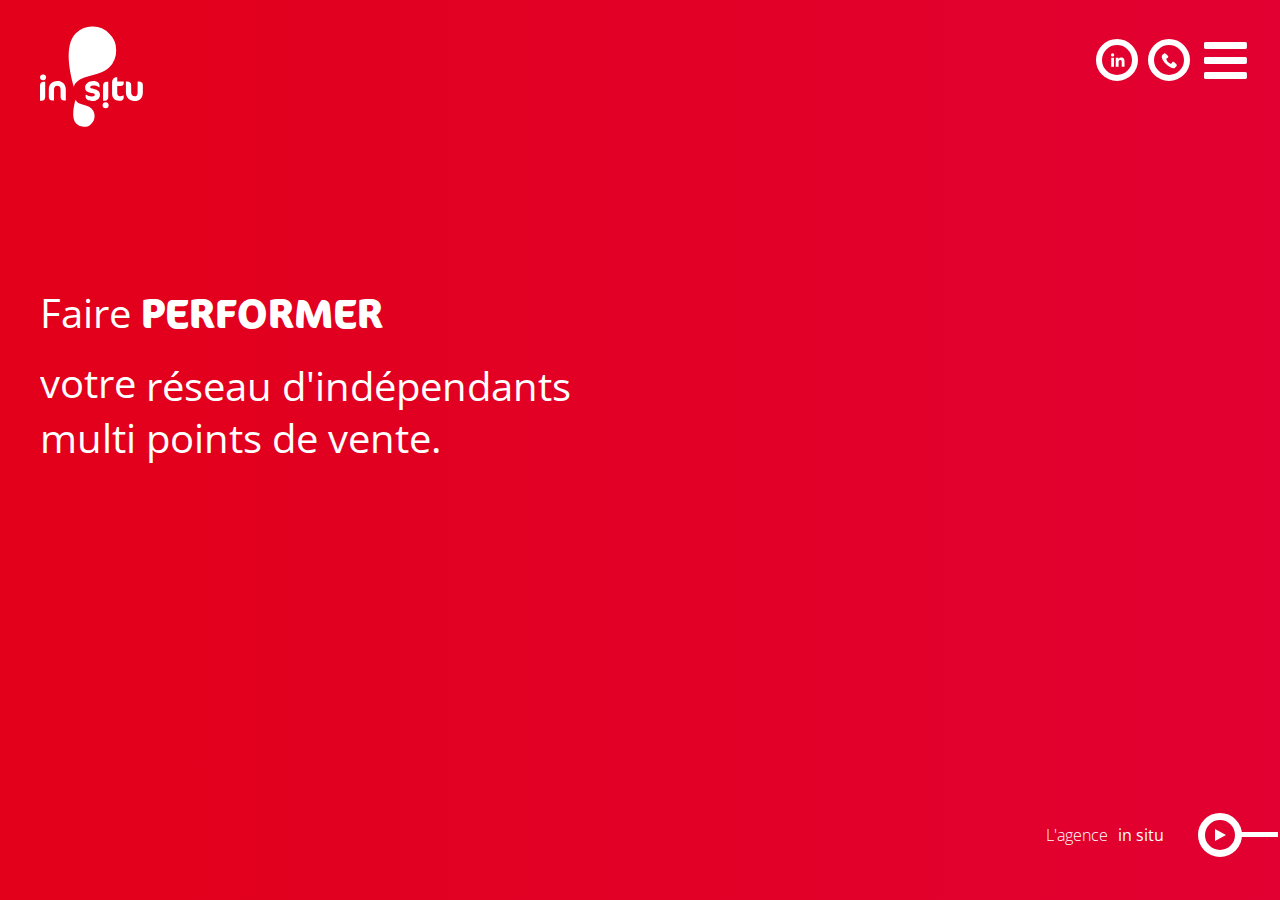
<file: index.html>
<!DOCTYPE html>
<html lang="fr">
  <head>
    <meta charset="UTF-8" />
    <meta name="viewport" content="width=device-width, initial-scale=1.0" />
    <title>Insitu</title>
    <link rel="stylesheet" href="https://cdnjs.cloudflare.com/ajax/libs/font-awesome/5.15.1/css/all.min.css" />
    <link href="https://fonts.googleapis.com/css?family=Open+Sans:300,300italic,regular,italic,600,600italic,700,700italic,800,800italic" rel="stylesheet" />
    <link rel="stylesheet" href="assets/css/style.css" />
  </head>

  <body class="body_home">
    <header class="home">
      <div class="logo">
        <svg xmlns="http://www.w3.org/2000/svg" width="156.953" height="153.266" viewBox="0 0 156.953 153.266">
          <g id="Groupe_18" data-name="Groupe 18" transform="translate(-14.536 -9.21)">
            <path id="Tracé_12" data-name="Tracé 12" d="M114.266,20.056a33.814,33.814,0,0,1,10.845,25.6A36.016,36.016,0,0,1,114.7,71.678c-15.621,15.624-46.849,9.985-54.23,29.5-5.2-18.216-16.049-62.468,3.038-81.557A35.028,35.028,0,0,1,89.1,9.21,32.894,32.894,0,0,1,114.266,20.056Z" transform="translate(5.666 0)" />
            <path id="Tracé_13" data-name="Tracé 13" d="M75.042,148a15.763,15.763,0,0,1-11.521-4.688c-8.593-8.591-3.711-28.512-1.368-36.714,3.322,8.788,17.379,6.251,24.411,13.283A16.219,16.219,0,0,1,91.25,131.6a15.22,15.22,0,0,1-4.883,11.522A14.8,14.8,0,0,1,75.042,148Z" transform="translate(6.555 14.475)" />
            <g id="Groupe_6" data-name="Groupe 6" transform="translate(14.536 86.656)">
              <path id="Tracé_14" data-name="Tracé 14" d="M39.507,81.685c-9.15,0-13.246,6.335-13.246,12.613v12.287c0,2.985,2.216,5.071,5.388,5.071H34.19V94.772c0-3.67,1.815-5.95,4.737-5.95,3.578,0,5.318,2.118,5.318,6.477v11.285c0,2.985,2.3,5.071,5.6,5.071h2.331V94.667C52.174,85.7,45.812,81.685,39.507,81.685Z" transform="translate(-12.793 -75.884)" />
              <path id="Tracé_15" data-name="Tracé 15" d="M87.709,93.767c-5.086-.829-5.333-1.412-5.333-2.371,0-1.173.546-2.733,5.264-2.733,3.125,0,6.34,1.033,7.816,2.511l.126.126h.873v-3.12c0-3.129-2.973-6.5-9.5-6.5-7.13,0-12.506,4.426-12.506,10.292,0,4.485,3.037,7.092,9.284,7.968,5.149.72,5.535,1.531,5.535,2.685s-.492,2.68-4.737,2.68c-3.433,0-6.891-1.308-8.252-2.573l-.124-.116h-.863v3.647c0,3.321,4.287,6.022,9.555,6.022,7.814,0,12.3-3.656,12.3-10.03C97.143,97.63,93.968,94.772,87.709,93.767Z" transform="translate(-5.632 -75.884)" />
              <path id="Tracé_16" data-name="Tracé 16" d="M98.321,88.584V111.7h2.435c3.544,0,5.5-2.026,5.5-5.705V82.88h-2.435C100.272,82.88,98.321,84.906,98.321,88.584Z" transform="translate(-2.083 -75.707)" />
              <path id="Tracé_17" data-name="Tracé 17" d="M14.536,88.584V111.7h2.435c3.542,0,5.494-2.026,5.494-5.705V82.88H20.03C16.486,82.88,14.536,84.906,14.536,88.584Z" transform="translate(-14.536 -75.707)" />
              <path id="Tracé_18" data-name="Tracé 18" d="M118.17,76.635H116.1a5.275,5.275,0,0,0-3.65,2.1,7.517,7.517,0,0,0-2.159,5.922v17.086c0,7.079,3.936,10.979,11.085,10.979,4.229,0,6.655-1.887,6.655-5.177v-2.962h-.817l-.1.064a9.714,9.714,0,0,1-4.891.937c-2.8,0-4.052-1.444-4.052-4.684v-10.7h5.214c3.021,0,4.651-1.961,4.651-3.807V83.068H118.17Z" transform="translate(-0.304 -76.635)" />
              <path id="Tracé_19" data-name="Tracé 19" d="M148.24,82.236h-1.694v16.41c0,4.2-1.566,6.424-4.528,6.424-3.429,0-5.317-2.451-5.317-6.9V87.73c0-3.646-2.116-5.494-6.288-5.494h-1.748V98.857c0,7.985,5.217,13.352,12.985,13.352,8.545,0,12.876-4.652,12.876-13.827V87.73C154.526,84.034,152.47,82.236,148.24,82.236Z" transform="translate(2.426 -75.803)" />
            </g>
            <g id="Groupe_9" data-name="Groupe 9" transform="translate(14.681 82.399)">
              <path id="Tracé_44" data-name="Tracé 44" d="M19.2,72.929a4.571,4.571,0,0,0,0,9.142,4.659,4.659,0,0,0,4.6-4.6A4.577,4.577,0,0,0,19.2,72.929Z" transform="translate(-14.662 -72.929)" />
              <path id="Tracé_45" data-name="Tracé 45" d="M102.315,109.874a4.571,4.571,0,1,0,4.6,4.6A4.659,4.659,0,0,0,102.315,109.874Z" transform="translate(-2.31 -67.438)" />
            </g>
          </g>
        </svg>
      </div>
      <nav>
        <ul class="main_nav">
          <li>
            <a href=""><img src="assets/img/ico_linkedin_white.svg" alt="" /></a>
          </li>
          <li>
            <a href=""><img src="assets/img/ico_tel_white.svg" alt="" /></a>
          </li>
        </ul>
        <label for="check">
          <a class="burger">
            <i class="fas fa-bars"></i>
          </a>
        </label>
        <input type="checkbox" id="check" />
        <ul class="menu">
          <li><a href="index.html">Accueil</a></li>
          <li><a href="about.html">Insitu</a></li>
          <li><a href="method.html">Notre méthode</a></li>
          <li><a href="contact.html">Contact</a></li>
        </ul>
      </nav>
    </header>
    <main>
      <div>
        <span>Faire <strong>performer</strong></span>
        <div class="list_deroulante">
          <span>votre</span>
          <ul>
            <li>réseau d'indépendants</li>
            <li>réseau d’affiliés</li>
            <li>réseau de distributeurs</li>
            <li>enseigne</li>
          </ul>
        </div>
        <span>multi points de vente.</span>
      </div>
    </main>
    <footer class="footer__home">
      <ul>
        <a href="insitu_1.html">
          <li><span>L'agence</span><strong>in situ</strong></li>
          <li>
            <svg xmlns="http://www.w3.org/2000/svg" width="11" height="12" viewBox="0 0 11 12">
              <path id="Polygone_1" data-name="Polygone 1" d="M6,0l6,11H0Z" transform="translate(11) rotate(90)" />
            </svg>
          </li>
        </a>
      </ul>
    </footer>
  </body>
</html>
</file>
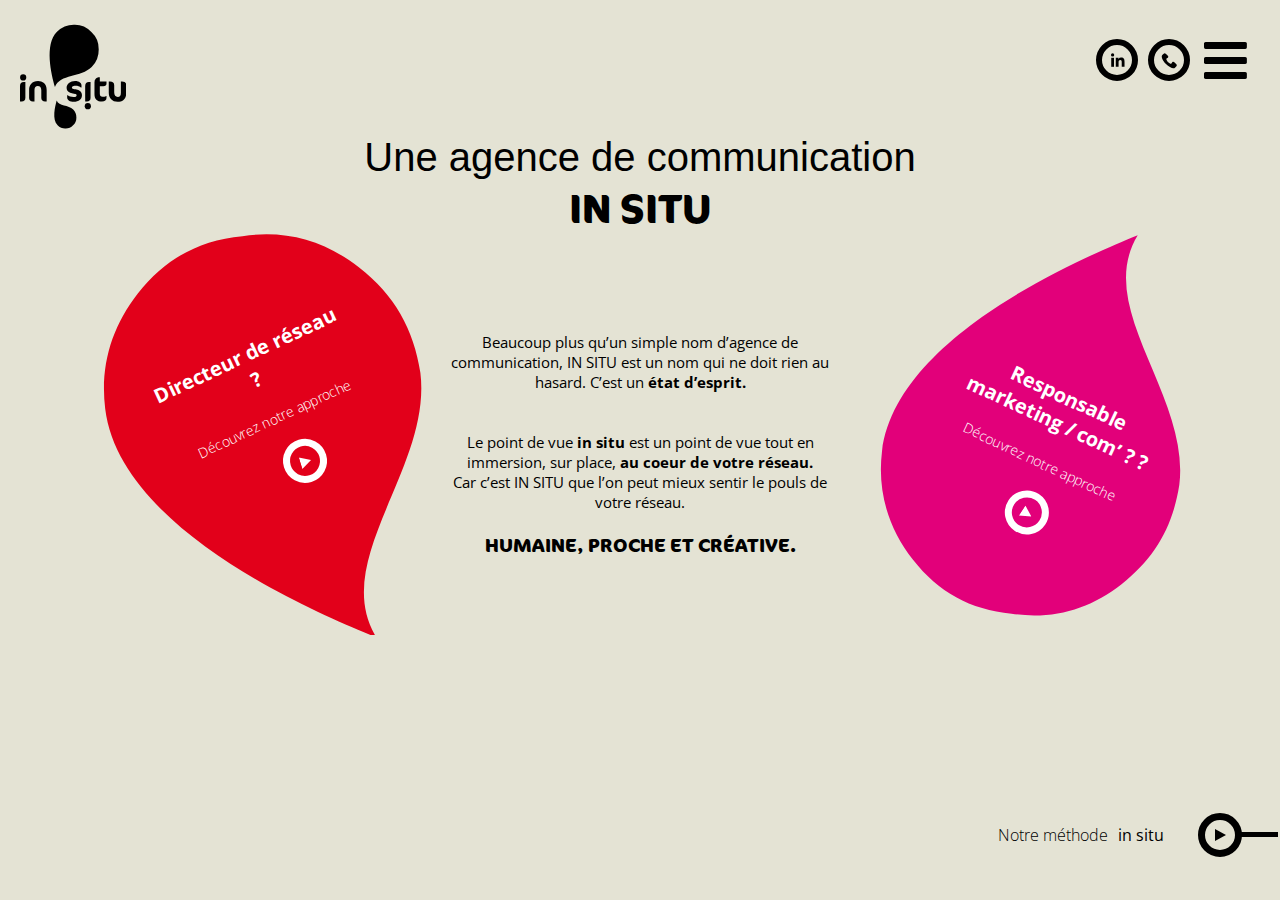
<file: about.html>
<!DOCTYPE html>
<html lang="fr">
  <head>
    <meta charset="UTF-8" />
    <meta name="viewport" content="width=device-width, initial-scale=1.0" />
    <title>Insitu</title>
    <link rel="stylesheet" href="https://cdnjs.cloudflare.com/ajax/libs/font-awesome/5.15.1/css/all.min.css" />
    <link href="https://fonts.googleapis.com/css?family=Open+Sans:300,300italic,regular,italic,600,600italic,700,700italic,800,800italic" rel="stylesheet" />
    <link rel="stylesheet" href="assets/css/style.css" />
  </head>

  <body class="body_about">
    <header class="about">
      <div class="logo">
        <svg xmlns="http://www.w3.org/2000/svg" width="156.953" height="153.266" viewBox="0 0 156.953 153.266">
          <g id="Groupe_18" data-name="Groupe 18" transform="translate(-14.536 -9.21)">
            <path id="Tracé_12" data-name="Tracé 12" d="M114.266,20.056a33.814,33.814,0,0,1,10.845,25.6A36.016,36.016,0,0,1,114.7,71.678c-15.621,15.624-46.849,9.985-54.23,29.5-5.2-18.216-16.049-62.468,3.038-81.557A35.028,35.028,0,0,1,89.1,9.21,32.894,32.894,0,0,1,114.266,20.056Z" transform="translate(5.666 0)" />
            <path id="Tracé_13" data-name="Tracé 13" d="M75.042,148a15.763,15.763,0,0,1-11.521-4.688c-8.593-8.591-3.711-28.512-1.368-36.714,3.322,8.788,17.379,6.251,24.411,13.283A16.219,16.219,0,0,1,91.25,131.6a15.22,15.22,0,0,1-4.883,11.522A14.8,14.8,0,0,1,75.042,148Z" transform="translate(6.555 14.475)" />
            <g id="Groupe_6" data-name="Groupe 6" transform="translate(14.536 86.656)">
              <path id="Tracé_14" data-name="Tracé 14" d="M39.507,81.685c-9.15,0-13.246,6.335-13.246,12.613v12.287c0,2.985,2.216,5.071,5.388,5.071H34.19V94.772c0-3.67,1.815-5.95,4.737-5.95,3.578,0,5.318,2.118,5.318,6.477v11.285c0,2.985,2.3,5.071,5.6,5.071h2.331V94.667C52.174,85.7,45.812,81.685,39.507,81.685Z" transform="translate(-12.793 -75.884)" />
              <path id="Tracé_15" data-name="Tracé 15" d="M87.709,93.767c-5.086-.829-5.333-1.412-5.333-2.371,0-1.173.546-2.733,5.264-2.733,3.125,0,6.34,1.033,7.816,2.511l.126.126h.873v-3.12c0-3.129-2.973-6.5-9.5-6.5-7.13,0-12.506,4.426-12.506,10.292,0,4.485,3.037,7.092,9.284,7.968,5.149.72,5.535,1.531,5.535,2.685s-.492,2.68-4.737,2.68c-3.433,0-6.891-1.308-8.252-2.573l-.124-.116h-.863v3.647c0,3.321,4.287,6.022,9.555,6.022,7.814,0,12.3-3.656,12.3-10.03C97.143,97.63,93.968,94.772,87.709,93.767Z" transform="translate(-5.632 -75.884)" />
              <path id="Tracé_16" data-name="Tracé 16" d="M98.321,88.584V111.7h2.435c3.544,0,5.5-2.026,5.5-5.705V82.88h-2.435C100.272,82.88,98.321,84.906,98.321,88.584Z" transform="translate(-2.083 -75.707)" />
              <path id="Tracé_17" data-name="Tracé 17" d="M14.536,88.584V111.7h2.435c3.542,0,5.494-2.026,5.494-5.705V82.88H20.03C16.486,82.88,14.536,84.906,14.536,88.584Z" transform="translate(-14.536 -75.707)" />
              <path id="Tracé_18" data-name="Tracé 18" d="M118.17,76.635H116.1a5.275,5.275,0,0,0-3.65,2.1,7.517,7.517,0,0,0-2.159,5.922v17.086c0,7.079,3.936,10.979,11.085,10.979,4.229,0,6.655-1.887,6.655-5.177v-2.962h-.817l-.1.064a9.714,9.714,0,0,1-4.891.937c-2.8,0-4.052-1.444-4.052-4.684v-10.7h5.214c3.021,0,4.651-1.961,4.651-3.807V83.068H118.17Z" transform="translate(-0.304 -76.635)" />
              <path id="Tracé_19" data-name="Tracé 19" d="M148.24,82.236h-1.694v16.41c0,4.2-1.566,6.424-4.528,6.424-3.429,0-5.317-2.451-5.317-6.9V87.73c0-3.646-2.116-5.494-6.288-5.494h-1.748V98.857c0,7.985,5.217,13.352,12.985,13.352,8.545,0,12.876-4.652,12.876-13.827V87.73C154.526,84.034,152.47,82.236,148.24,82.236Z" transform="translate(2.426 -75.803)" />
            </g>
            <g id="Groupe_9" data-name="Groupe 9" transform="translate(14.681 82.399)">
              <path id="Tracé_44" data-name="Tracé 44" d="M19.2,72.929a4.571,4.571,0,0,0,0,9.142,4.659,4.659,0,0,0,4.6-4.6A4.577,4.577,0,0,0,19.2,72.929Z" transform="translate(-14.662 -72.929)" />
              <path id="Tracé_45" data-name="Tracé 45" d="M102.315,109.874a4.571,4.571,0,1,0,4.6,4.6A4.659,4.659,0,0,0,102.315,109.874Z" transform="translate(-2.31 -67.438)" />
            </g>
          </g>
        </svg>
      </div>
      <nav>
        <ul class="main_nav">
          <li>
            <a href=""><img src="assets/img/ico_linkedin_black.svg" alt="" /></a>
          </li>
          <li>
            <a href=""><img src="assets/img/ico_tel_black.svg" alt="" /></a>
          </li>
        </ul>
        <label for="check">
          <a class="burger">
            <i class="fas fa-bars"></i>
          </a>
        </label>
        <input type="checkbox" id="check" />
        <ul class="menu">
          <li><a href="index.html">Accueil</a></li>
          <li><a href="about.html">Insitu</a></li>
          <li><a href="method.html">Notre méthode</a></li>
          <li><a href="contact.html">Contact</a></li>
        </ul>
      </nav>
    </header>
    <main>
      <h1>
        Une agence de communication
        <span>in situ</span>
      </h1>
      <div class="row">
        <div class="blob">
          <svg width="410px" height="465px" version="1.1" xmlns="http://www.w3.org/2000/svg" xmlns:xlink="http://www.w3.org/1999/xlink">
            <g id="Page-1" stroke="none" stroke-width="1" fill="none" fill-rule="evenodd">
              <g id="bulle_02" fill-rule="nonzero">
                <path d="M365.169728,94.3862448 C397.201728,124.562245 412.294728,162.259245 412.294728,205.610245 C412.294728,250.838245 397.201728,286.649245 367.050728,318.691245 C299.172728,386.578245 163.482728,362.078245 131.410728,446.885245 C108.801728,367.733245 61.6767278,175.446245 144.612728,92.5042448 C174.777728,62.3462448 212.479728,47.2562448 255.818728,47.2562448 C299.157728,47.2562448 334.988728,62.3462448 365.169728,94.3862448 Z" id="Tracé_61" transform="translate(254.886788, 247.070745) rotate(-52.000000) translate(-254.886788, -247.070745) "></path>
              </g>
            </g>
          </svg>
          <div class="blob_content">
            <h2>Directeur de réseau ?</h2>
            <h3>Découvrez notre approche</h3>
            <a class="discover_next" href="insitu_2.html">
              <svg xmlns="http://www.w3.org/2000/svg" width="11" height="12" viewBox="0 0 11 12">
                <path id="Polygone_1" data-name="Polygone 1" d="M6,0l6,11H0Z" transform="translate(11) rotate(90)" />
              </svg>
            </a>
          </div>
        </div>
        <div class="content">
          <p>
            Beaucoup plus qu’un simple nom d’agence de communication, IN SITU
            est un nom qui ne doit rien au hasard. C’est un
            <strong>état d’esprit.</strong>
          </p>
          <p>
            Le point de vue
            <strong>in situ</strong>
            est un point de vue tout en immersion, sur place,
            <strong>au coeur de votre réseau.</strong>
            <br />
            Car c’est IN SITU que l’on peut mieux sentir le pouls de
            <br />
            votre réseau.
          </p>
          <span><strong>Humaine, proche et créative.</strong></span>
        </div>
        <div class="blob">
          <svg width="410px" height="465px" version="1.1" xmlns="http://www.w3.org/2000/svg" xmlns:xlink="http://www.w3.org/1999/xlink">
            <g id="Page-1" stroke="none" stroke-width="1" fill="none" fill-rule="evenodd">
              <g id="bulle_01" transform="translate(-59.000000, -25.000000)" fill-rule="nonzero">
                <path d="M240.850134,421.567013 C199.957958,421.567013 164.389847,407.333167 135.953161,378.886479 C57.7145183,300.66884 102.162405,119.279573 123.497671,44.6076435 C153.742718,124.623642 281.729308,101.519022 345.75811,165.547824 C374.183793,195.772868 388.427641,229.552621 388.427641,272.212151 C388.427641,313.104327 374.183793,348.662436 343.968752,377.119126 C315.522064,407.333167 281.731308,421.567013 240.850134,421.567013 Z" id="Tracé_13" transform="translate(239.956946, 233.087328) rotate(51.984340) translate(-239.956946, -233.087328) "></path>
              </g>
            </g>
          </svg>
          <div class="blob_content">
            <h2>Responsable marketing / com’ ? ?</h2>
            <h3>Découvrez notre approche</h3>
            <a class="discover_next" href="insitu_2.html">
              <svg xmlns="http://www.w3.org/2000/svg" width="11" height="12">
                <path id="Polygone_1" data-name="Polygone 1" d="M6,0l6,11H0Z" transform="translate(11) rotate(90)" />
              </svg>
            </a>
          </div>
        </div>
      </div>
    </main>
    <footer class="footer__about">
      <ul>
        <a class="discover_next" href="method_1.html">
          <li>
            <span>Notre méthode</span>
            <strong>in situ</strong>
          </li>
          <li>
            <svg xmlns="http://www.w3.org/2000/svg" width="11" height="12" viewBox="0 0 11 12">
              <path id="Polygone_1" data-name="Polygone 1" d="M6,0l6,11H0Z" transform="translate(11) rotate(90)" fill="$white" />
            </svg>
          </li>
        </a>
      </ul>
    </footer>
  </body>
</html>
</file>
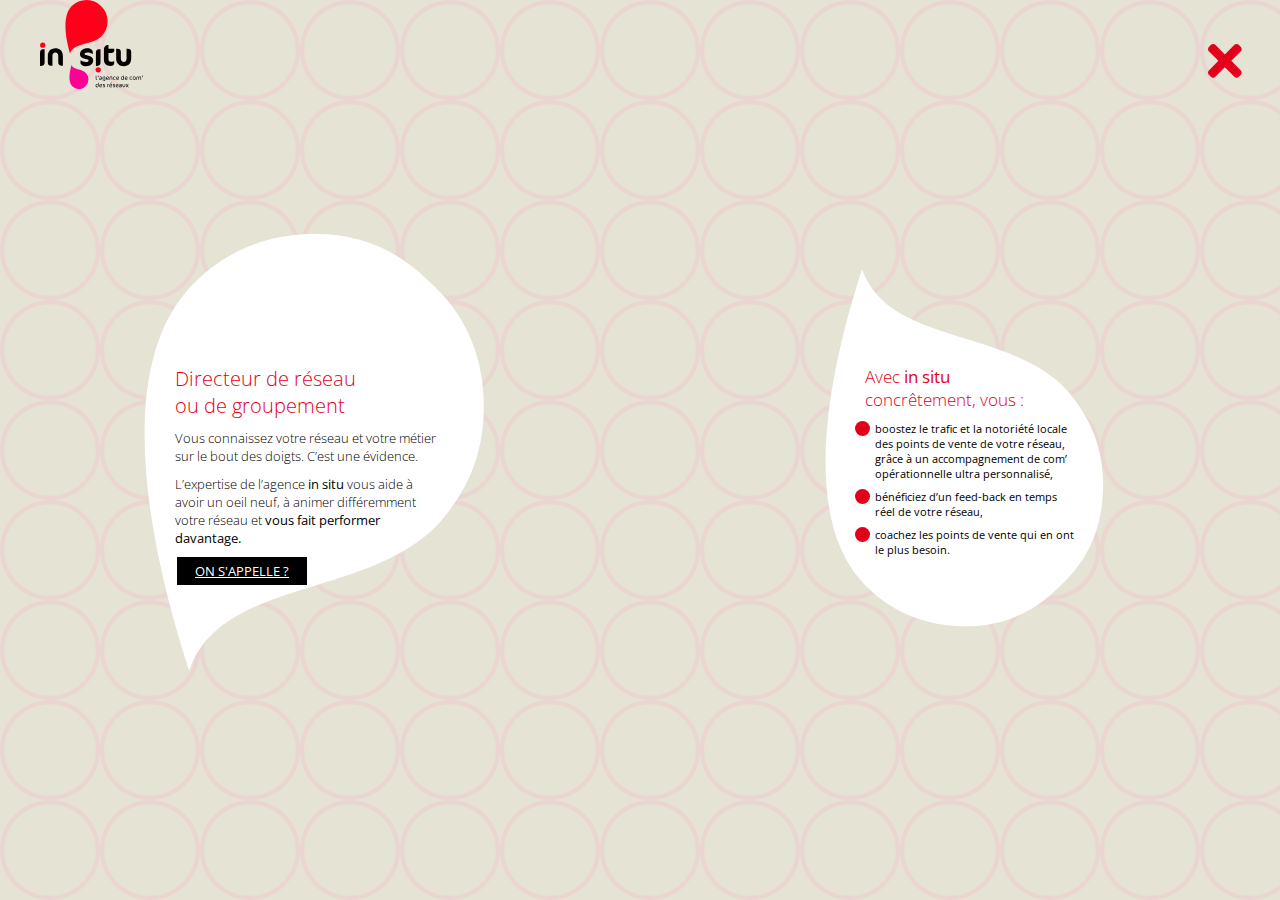
<file: insitu_1.html>
<!DOCTYPE html>
<html lang="fr">
  <head>
    <meta charset="UTF-8" />
    <meta name="viewport" content="width=device-width, initial-scale=1.0" />
    <title>Insitu</title>
    <link rel="stylesheet" href="https://cdnjs.cloudflare.com/ajax/libs/font-awesome/5.15.1/css/all.min.css" />
    <link href="https://fonts.googleapis.com/css?family=Open+Sans:300,300italic,regular,italic,600,600italic,700,700italic,800,800italic" rel="stylesheet" />
    <link rel="stylesheet" href="assets/css/style.css" />
  </head>

  <body class="body_insitu">
    <header class="home">
      <div class="logo">
        <svg xmlns="http://www.w3.org/2000/svg" viewBox="0 0 393.01 340.293">
          <g id="Groupe_10" data-name="Groupe 10" transform="translate(-14.536 -9.21)">
            <path id="Tracé_12" data-name="Tracé 12" d="M189.444,33.292c16.368,15.419,24.08,34.681,24.08,56.833,0,23.111-7.712,41.409-23.118,57.782C155.721,182.6,86.387,170.076,70,213.411c-11.553-40.445-35.632-138.7,6.745-181.08C92.158,16.919,111.423,9.21,133.57,9.21S174.022,16.919,189.444,33.292Z" transform="translate(59.103 0)" fill="#ff001b" />
            <path id="Tracé_13" data-name="Tracé 13" d="M95.06,198.522A35,35,0,0,1,69.48,188.114c-19.079-19.074-8.24-63.306-3.037-81.514,7.375,19.512,38.586,13.879,54.2,29.491a36.01,36.01,0,0,1,10.405,26.01,33.792,33.792,0,0,1-10.841,25.582A32.867,32.867,0,0,1,95.06,198.522Z" transform="translate(68.369 150.981)" fill="#ff0093" />
            <g id="Groupe_6" data-name="Groupe 6" transform="translate(14.536 181.162)">
              <path id="Tracé_14" data-name="Tracé 14" d="M55.671,81.685c-20.315,0-29.41,14.065-29.41,28v27.28c0,6.628,4.919,11.259,11.963,11.259h5.641V110.743c0-8.148,4.029-13.21,10.517-13.21,7.944,0,11.808,4.7,11.808,14.381V136.97c0,6.628,5.111,11.259,12.43,11.259H83.8V110.508C83.8,90.6,69.669,81.685,55.671,81.685Z" transform="translate(3.641 -68.806)" fill="#030201" />
              <path id="Tracé_15" data-name="Tracé 15" d="M103.892,108.511c-11.293-1.841-11.841-3.134-11.841-5.264,0-2.6,1.211-6.067,11.688-6.067,6.939,0,14.078,2.293,17.355,5.575l.281.281h1.938V96.109c0-6.947-6.6-14.424-21.1-14.424-15.83,0-27.767,9.826-27.767,22.85,0,9.959,6.743,15.745,20.614,17.691,11.433,1.6,12.29,3.4,12.29,5.963s-1.092,5.95-10.517,5.95c-7.623,0-15.3-2.9-18.321-5.713l-.275-.258H76.321v8.1c0,7.373,9.518,13.371,21.216,13.371,17.35,0,27.3-8.118,27.3-22.269C124.838,117.088,117.789,110.743,103.892,108.511Z" transform="translate(78.343 -68.806)" fill="#030201" />
              <path id="Tracé_16" data-name="Tracé 16" d="M98.321,95.545v51.334h5.407c7.868,0,12.2-4.5,12.2-12.667V82.88h-5.407C102.654,82.88,98.321,87.379,98.321,95.545Z" transform="translate(115.354 -66.954)" fill="#030201" />
              <path id="Tracé_17" data-name="Tracé 17" d="M14.536,95.545v51.334h5.407c7.865,0,12.2-4.5,12.2-12.667V82.88H26.734C18.866,82.88,14.536,87.379,14.536,95.545Z" transform="translate(-14.536 -66.954)" fill="#030201" />
              <path id="Tracé_18" data-name="Tracé 18" d="M127.781,76.635h-4.588c-2.571,0-5.6,1.744-8.1,4.667-3.537,4.147-4.795,6.758-4.795,13.149v37.935c0,15.717,8.74,24.376,24.613,24.376,9.39,0,14.776-4.19,14.776-11.494v-6.577H147.87l-.232.143c-2.239,1.382-5.894,2.081-10.859,2.081-6.223,0-9-3.206-9-10.4V106.767h11.576c6.707,0,10.326-4.353,10.326-8.452v-7.4h-21.9Z" transform="translate(133.915 -76.635)" fill="#030201" />
              <path id="Tracé_19" data-name="Tracé 19" d="M172.127,82.236h-3.762v36.436c0,9.331-3.476,14.264-10.053,14.264-7.613,0-11.805-5.442-11.805-15.322V94.434c0-8.095-4.7-12.2-13.96-12.2h-3.882v36.9c0,17.729,11.583,29.644,28.831,29.644,18.971,0,28.589-10.329,28.589-30.7V94.434C186.084,86.227,181.519,82.236,172.127,82.236Z" transform="translate(162.395 -67.952)" fill="#030201" />
            </g>
            <g id="Groupe_8" data-name="Groupe 8" transform="translate(227.063 297.71)">
              <g id="Groupe_7" data-name="Groupe 7" transform="translate(0)">
                <path id="Tracé_20" data-name="Tracé 20" d="M101.888,139.269c-2.456,0-3.787-1.194-3.787-3.721V122.335h.653a1.443,1.443,0,0,1,1.5,1.637V135.29c0,1.566.8,2.012,1.964,2.012h1.38v.7C103.594,138.868,103.033,139.269,101.888,139.269Z" transform="translate(-97.514 -122.335)" fill="#030201" />
                <path id="Tracé_21" data-name="Tracé 21" d="M101.117,128.7a3.567,3.567,0,0,0,1.148-2.316,1.782,1.782,0,0,0-.7-1.38,1.679,1.679,0,0,1-.584-1.194,1.462,1.462,0,0,1,1.637-1.472c.89,0,1.732.793,1.732,2.617,0,2.2-1.216,3.792-3.229,3.884Z" transform="translate(-93.056 -122.335)" fill="#030201" />
                <path id="Tracé_22" data-name="Tracé 22" d="M108.113,136.918c-2.55,0-4.772-1.474-4.772-3.7,0-2.691,2.081-4.162,5.822-4.162h1.686v-.584c0-1.826-.913-2.573-2.948-2.573a4.743,4.743,0,0,0-3.976,1.706h-.117v-1.028c0-1.148,1.5-2.642,4.3-2.642,3.18,0,4.866,1.66,4.866,4.7v3.927C112.978,135.095,111.619,136.918,108.113,136.918Zm2.759-6.08h-1.709c-2.5,0-3.647.77-3.647,2.15,0,1.1,1.076,1.966,2.688,1.966,1.9,0,2.668-.747,2.668-2.548Z" transform="translate(-89.391 -119.847)" fill="#030201" />
                <path id="Tracé_23" data-name="Tracé 23" d="M118.985,134.883c0,3.884-2.642,5.685-5.917,5.685-1.989,0-3.907-1.007-3.907-2.5V137.2h.163a5.255,5.255,0,0,0,4,1.354A3.319,3.319,0,0,0,116.949,135c0-.349-.117-1-.117-1.612v-.635a3.589,3.589,0,0,1-3.461,2.27,4.843,4.843,0,0,1-5.192-4.981c0-3.086,1.895-6.1,5.965-6.1,2.805,0,4.746,1.752,4.746,5.307v3.438C118.89,133.271,118.985,134.417,118.985,134.883Zm-5.169-8.957a3.489,3.489,0,0,0-3.484,3.672c0,2.5,1.357,3.484,3.3,3.484a3.069,3.069,0,0,0,3.2-3.3C116.832,127.1,115.827,125.927,113.815,125.927Z" transform="translate(-81.891 -119.847)" fill="#030201" />
                <path id="Tracé_24" data-name="Tracé 24" d="M118.758,131.4h-3.088a3.77,3.77,0,0,0,4,3.555,5.229,5.229,0,0,0,3.79-1.285h.117v.933c0,1.311-1.405,2.316-4.211,2.316-3.438,0-5.871-2.642-5.871-6.243,0-4.047,2.525-6.735,5.848-6.735a4.592,4.592,0,0,1,4.723,4.348C124.065,130.487,123.037,131.4,118.758,131.4Zm.349-5.544a3.487,3.487,0,0,0-3.438,3.346l-.023.515,2.828-.048c3.017-.046,3.532-.326,3.532-1.262C122.007,127.049,121.071,125.855,119.107,125.855Z" transform="translate(-73.651 -119.847)" fill="#030201" />
                <path id="Tracé_25" data-name="Tracé 25" d="M128.346,136.686a1.2,1.2,0,0,1-1.331-1.382v-5.751c0-2.6-.959-3.6-3.183-3.6-1.869,0-2.946,1.051-2.946,3.6v7.133h-.8c-.77,0-1.308-.469-1.308-1.451V129.5c0-3.509,2.1-5.565,5.307-5.565,3.134,0,5.029,1.8,5.029,5.542v7.2Z" transform="translate(-65.453 -119.847)" fill="#030201" />
                <path id="Tracé_26" data-name="Tracé 26" d="M133.472,127.564a3.809,3.809,0,0,0-3.18-1.637,4.055,4.055,0,0,0-4.139,4.328c0,3.272,2.244,4.677,4.185,4.677a4.023,4.023,0,0,0,3.134-1.1h.117v.89c0,.8-.936,2.2-3.624,2.2a6.25,6.25,0,0,1-5.988-6.337c0-3.555,2.433-6.641,6.2-6.641,1.872,0,3.415.936,3.415,2.736v.888Z" transform="translate(-57.4 -119.847)" fill="#030201" />
                <path id="Tracé_27" data-name="Tracé 27" d="M134.015,131.4h-3.088a3.77,3.77,0,0,0,4,3.555,5.225,5.225,0,0,0,3.79-1.285h.117v.933c0,1.311-1.4,2.316-4.211,2.316-3.438,0-5.871-2.642-5.871-6.243,0-4.047,2.527-6.735,5.848-6.735a4.592,4.592,0,0,1,4.723,4.348C139.322,130.487,138.294,131.4,134.015,131.4Zm.349-5.544a3.489,3.489,0,0,0-3.438,3.346l-.023.515,2.831-.048c3.017-.046,3.53-.326,3.53-1.262C137.264,127.049,136.33,125.855,134.364,125.855Z" transform="translate(-49.999 -119.847)" fill="#030201" />
                <path id="Tracé_28" data-name="Tracé 28" d="M141.647,139.407c-3.111,0-5.73-2.828-5.73-6.314,0-4.279,2.012-6.664,5.473-6.664a4.047,4.047,0,0,1,3.767,2.407v-6.5h.559c1.053,0,1.591.561,1.591,1.732v8.487C147.307,137.351,145.552,139.407,141.647,139.407Zm-.189-10.992c-2.175,0-3.389,1.66-3.389,4.491,0,2.5,1.543,4.514,3.764,4.514,2.267,0,3.3-1.216,3.3-4.282C145.131,130.871,144.453,128.415,141.459,128.415Z" transform="translate(-38.889 -122.335)" fill="#030201" />
                <path id="Tracé_29" data-name="Tracé 29" d="M146.786,131.4H143.7a3.768,3.768,0,0,0,4,3.555,5.229,5.229,0,0,0,3.79-1.285h.115v.933c0,1.311-1.4,2.316-4.208,2.316-3.44,0-5.871-2.642-5.871-6.243,0-4.047,2.525-6.735,5.845-6.735a4.594,4.594,0,0,1,4.726,4.348C152.1,130.487,151.068,131.4,146.786,131.4Zm.352-5.544A3.487,3.487,0,0,0,143.7,129.2l-.023.515,2.828-.048c3.017-.046,3.532-.326,3.532-1.262C150.038,127.049,149.1,125.855,147.138,125.855Z" transform="translate(-30.195 -119.847)" fill="#030201" />
                <path id="Tracé_30" data-name="Tracé 30" d="M158.187,127.564A3.814,3.814,0,0,0,155,125.927a4.055,4.055,0,0,0-4.139,4.328c0,3.272,2.247,4.677,4.188,4.677a4.026,4.026,0,0,0,3.134-1.1h.115v.89c0,.8-.933,2.2-3.624,2.2a6.251,6.251,0,0,1-5.988-6.337c0-3.555,2.433-6.641,6.2-6.641,1.869,0,3.412.936,3.412,2.736v.888Z" transform="translate(-19.088 -119.847)" fill="#030201" />
                <path id="Tracé_31" data-name="Tracé 31" d="M159.264,136.9c-3.32,0-5.8-2.55-5.8-6.269,0-4.139,2.267-6.687,5.8-6.687,3.32,0,5.613,2.5,5.613,6.22C164.878,134.38,162.656,136.9,159.264,136.9Zm-.3-10.946c-2.012,0-3.343,1.637-3.343,4.236,0,2.874,1.4,4.7,3.859,4.7,2.1,0,3.249-1.775,3.249-4.231C162.725,127.573,161.417,125.959,158.961,125.959Z" transform="translate(-11.685 -119.833)" fill="#030201" />
                <path id="Tracé_32" data-name="Tracé 32" d="M176.016,136.686a1.388,1.388,0,0,1-1.405-1.568V129.6c0-2.619-.982-3.647-2.688-3.647-2.058,0-2.925,1.051-2.925,3.575v7.159h-.724c-1.028,0-1.428-.561-1.428-1.568V129.6c0-2.267-1-3.647-2.805-3.647-1.846,0-2.805,1.1-2.805,3.647v7.087h-.678a1.383,1.383,0,0,1-1.474-1.568v-5.8c0-2.877,1.823-5.379,5.1-5.379a4.086,4.086,0,0,1,3.882,2.267,4.628,4.628,0,0,1,3.93-2.267c3.111,0,4.772,1.869,4.772,5.588v7.159Z" transform="translate(-2.977 -119.847)" fill="#030201" />
                <path id="Tracé_33" data-name="Tracé 33" d="M167.46,128.7a3.567,3.567,0,0,0,1.148-2.316,1.79,1.79,0,0,0-.7-1.38,1.669,1.669,0,0,1-.584-1.194,1.461,1.461,0,0,1,1.637-1.472c.887,0,1.732.793,1.732,2.617,0,2.2-1.216,3.792-3.229,3.884Z" transform="translate(9.794 -122.335)" fill="#030201" />
                <path id="Tracé_34" data-name="Tracé 34" d="M103.6,150.4c-3.111,0-5.73-2.828-5.73-6.314,0-4.279,2.012-6.666,5.473-6.666a4.049,4.049,0,0,1,3.767,2.41v-6.5h.559c1.053,0,1.591.561,1.591,1.732v8.487C109.261,148.347,107.506,150.4,103.6,150.4Zm-.189-10.992c-2.175,0-3.389,1.66-3.389,4.491,0,2.5,1.543,4.514,3.764,4.514,2.27,0,3.3-1.216,3.3-4.282C107.085,141.867,106.407,139.411,103.413,139.411Z" transform="translate(-97.871 -105.288)" fill="#030201" />
                <path id="Tracé_35" data-name="Tracé 35" d="M108.74,142.4h-3.086a3.77,3.77,0,0,0,4,3.555,5.219,5.219,0,0,0,3.79-1.285h.117v.933c0,1.311-1.405,2.316-4.211,2.316-3.438,0-5.871-2.642-5.871-6.243,0-4.047,2.525-6.738,5.845-6.738a4.6,4.6,0,0,1,4.726,4.353C114.05,141.484,113.022,142.4,108.74,142.4Zm.352-5.542a3.485,3.485,0,0,0-3.438,3.343l-.023.515,2.828-.046c3.017-.048,3.532-.329,3.532-1.262C111.992,138.046,111.056,136.855,109.092,136.855Z" transform="translate(-89.177 -102.802)" fill="#030201" />
                <path id="Tracé_36" data-name="Tracé 36" d="M112.634,147.916c-2.107,0-3.79-.979-3.79-2.479v-.913h.117a5.177,5.177,0,0,0,3.718,1.405c1.849,0,2.665-.584,2.665-1.826,0-1.028-.441-1.471-3.3-2.081-2.339-.492-3.438-1.285-3.438-3.155,0-2.035,1.849-3.933,4.96-3.933,1.846,0,3.647.844,3.647,2.364v.936H117.1a4.677,4.677,0,0,0-3.366-1.285c-2.13,0-2.971.724-2.971,1.775,0,.842.469,1.194,3.065,1.755,2.476.538,3.693,1.686,3.693,3.415C117.521,146.513,115.488,147.916,112.634,147.916Z" transform="translate(-81.223 -102.802)" fill="#030201" />
                <path id="Tracé_37" data-name="Tracé 37" d="M121.637,137.658a2.925,2.925,0,0,0-1.918-.632c-1.66,0-2.293.819-2.293,3.486v7.016h-.913c-.77,0-1.214-.609-1.214-1.428v-5.753c0-3.461,1.683-5.31,4.116-5.31,1.706,0,2.339.75,2.339,1.591v1.03Z" transform="translate(-70.851 -102.645)" fill="#030201" />
                <path id="Tracé_38" data-name="Tracé 38" d="M123.706,145.609h-3.088a3.77,3.77,0,0,0,4,3.555,5.214,5.214,0,0,0,3.79-1.285h.117v.933c0,1.311-1.4,2.316-4.21,2.316-3.438,0-5.871-2.642-5.871-6.243,0-4.047,2.527-6.738,5.848-6.738a4.594,4.594,0,0,1,4.723,4.353C129.013,144.7,127.985,145.609,123.706,145.609Zm.349-5.542a3.487,3.487,0,0,0-3.438,3.343l-.023.515,2.828-.046c3.02-.048,3.532-.329,3.532-1.262C126.955,141.258,126.021,140.068,124.055,140.068Zm-1.4-4a8.958,8.958,0,0,1,1.755-2.244,2.609,2.609,0,0,1,1.964-.959.889.889,0,0,1,.959.936c0,.678-.467,1.171-1.5,1.637a6.364,6.364,0,0,1-2.805.773h-.375Z" transform="translate(-65.98 -106.014)" fill="#030201" />
                <path id="Tracé_39" data-name="Tracé 39" d="M127.6,147.916c-2.1,0-3.79-.979-3.79-2.479v-.913h.117a5.186,5.186,0,0,0,3.718,1.405c1.849,0,2.668-.584,2.668-1.826,0-1.028-.444-1.471-3.3-2.081-2.339-.492-3.438-1.285-3.438-3.155,0-2.035,1.846-3.933,4.958-3.933,1.849,0,3.649.844,3.649,2.364v.936h-.117a4.683,4.683,0,0,0-3.369-1.285c-2.127,0-2.971.724-2.971,1.775,0,.842.469,1.194,3.065,1.755,2.479.538,3.7,1.686,3.7,3.415C132.485,146.513,130.45,147.916,127.6,147.916Z" transform="translate(-58.024 -102.802)" fill="#030201" />
                <path id="Tracé_40" data-name="Tracé 40" d="M133.325,142.4h-3.086a3.768,3.768,0,0,0,4,3.555,5.218,5.218,0,0,0,3.79-1.285h.117v.933c0,1.311-1.405,2.316-4.211,2.316-3.438,0-5.871-2.642-5.871-6.243,0-4.047,2.525-6.738,5.845-6.738a4.6,4.6,0,0,1,4.726,4.353C138.635,141.484,137.607,142.4,133.325,142.4Zm.352-5.542a3.485,3.485,0,0,0-3.438,3.343l-.023.515,2.828-.046c3.017-.048,3.532-.329,3.532-1.262C136.577,138.046,135.641,136.855,133.677,136.855Z" transform="translate(-51.064 -102.802)" fill="#030201" />
                <path id="Tracé_41" data-name="Tracé 41" d="M137.995,147.916c-2.55,0-4.772-1.474-4.772-3.7,0-2.691,2.081-4.162,5.822-4.162h1.686v-.584c0-1.826-.913-2.573-2.948-2.573a4.744,4.744,0,0,0-3.976,1.706h-.117V137.58c0-1.145,1.5-2.645,4.3-2.645,3.18,0,4.863,1.663,4.863,4.7v3.927C142.858,146.092,141.5,147.916,137.995,147.916Zm2.759-6.08h-1.709c-2.5,0-3.647.77-3.647,2.15,0,1.1,1.076,1.966,2.688,1.966,1.895,0,2.668-.747,2.668-2.548Z" transform="translate(-43.066 -102.802)" fill="#030201" />
                <path id="Tracé_42" data-name="Tracé 42" d="M143.352,147.773c-3.063,0-5.1-2.129-5.1-5.8v-6.947h.655c.959,0,1.471.561,1.471,1.663v5.167c0,2.55,1.288,3.9,3.111,3.9,1.964,0,2.971-1.12,2.971-3.81v-6.924h.584c1.028,0,1.543.538,1.543,1.663v5.47C148.59,145.833,146.7,147.773,143.352,147.773Z" transform="translate(-35.266 -102.659)" fill="#030201" />
                <path id="Tracé_43" data-name="Tracé 43" d="M153.982,147a1.283,1.283,0,0,1-1.051.655c-1.007,0-1.428-.258-2.41-1.451-.888-1.076-1.755-2.433-2.527-3.578-1.237,1.357-2.711,2.971-2.851,4.912h-.982a.935.935,0,0,1-.867-1.007,3.835,3.835,0,0,1,.421-1.566,16.914,16.914,0,0,1,3.206-4.07l-3.718-5.682v-.189h1.262a2.145,2.145,0,0,1,1.823,1.125c.49.865,1.053,1.706,2.129,3.389a21.168,21.168,0,0,0,1.915-2.221,6.351,6.351,0,0,0,1.125-2.293h.561c.584,0,1,.469,1,1.242,0,.581-.258,1.262-1.285,2.5-.515.63-1.239,1.38-2.316,2.479l2.362,3.3a7.059,7.059,0,0,0,2.2,2.29Z" transform="translate(-27.595 -102.659)" fill="#030201" />
              </g>
            </g>
            <g id="Groupe_9" data-name="Groupe 9" transform="translate(14.857 171.711)">
              <path id="Tracé_44" data-name="Tracé 44" d="M24.748,72.929a10.149,10.149,0,0,0,0,20.3A10.344,10.344,0,0,0,34.957,83.02,10.162,10.162,0,0,0,24.748,72.929Z" transform="translate(-14.662 -72.929)" fill="#ff001b" />
              <path id="Tracé_45" data-name="Tracé 45" d="M107.86,109.874a10.149,10.149,0,1,0,10.206,10.209A10.344,10.344,0,0,0,107.86,109.874Z" transform="translate(114.18 -15.654)" fill="#ff001b" />
            </g>
          </g>
        </svg>
      </div>
      <nav>
        <a class="burger" href="about.html">
          <i class="fas fa-times"></i>
        </a>
      </nav>
    </header>
    <main>
      <div class="row">
        <div class="blob">
          <svg xmlns="http://www.w3.org/2000/svg" viewBox="0 0 479.767 465.979">
            <path id="Tracé_13" data-name="Tracé 13" d="M207.971,483.484c-40.884,0-76.445-14.231-104.876-42.672C24.872,362.61,69.311,181.257,90.642,106.6c30.239,80,158.2,56.9,222.216,120.916,28.42,30.219,42.661,63.992,42.661,106.643,0,40.884-14.241,76.435-44.45,104.886C282.628,469.253,248.844,483.484,207.971,483.484Z" transform="matrix(0.616, 0.788, -0.788, 0.616, 344.89, -111.836)" />
          </svg>
          <div class="blob_content">
            <h2>Directeur de réseau ou de groupement</h2>
            <p>
              Vous connaissez votre réseau et votre métier <br />
              sur le bout des doigts. C’est une évidence.
            </p>
            <p>
              L’expertise de l’agence <strong>in situ</strong> vous aide à
              <br />
              avoir un oeil neuf, à animer différemment <br />
              votre réseau et
              <strong>vous fait performer <br />
                davantage.</strong>
            </p>
            <a href="contact.html" class="call">On s'appelle ?</a>
          </div>
        </div>
        <div class="blob">
          <svg xmlns="http://www.w3.org/2000/svg" viewBox="0 0 479.767 465.979">
            <path id="Tracé_13" data-name="Tracé 13" d="M207.971,483.484c-40.884,0-76.445-14.231-104.876-42.672C24.872,362.61,69.311,181.257,90.642,106.6c30.239,80,158.2,56.9,222.216,120.916,28.42,30.219,42.661,63.992,42.661,106.643,0,40.884-14.241,76.435-44.45,104.886C282.628,469.253,248.844,483.484,207.971,483.484Z" transform="matrix(0.616, 0.788, -0.788, 0.616, 344.89, -111.836)" />
          </svg>
          <div class="blob_content">
            <h2>Avec <strong>in situ</strong><br />concrêtement, vous :</h2>
            <ul>
              <li>
                boostez le trafic et la notoriété locale des points de vente de
                votre réseau, grâce à un accompagnement de com’ opérationnelle
                ultra personnalisé,
              </li>
              <li>bénéficiez d’un feed-back en temps réel de votre réseau,</li>
              <li>coachez les points de vente qui en ont le plus besoin.</li>
            </ul>
          </div>
        </div>
      </div>
    </main>
  </body>
</html>
</file>
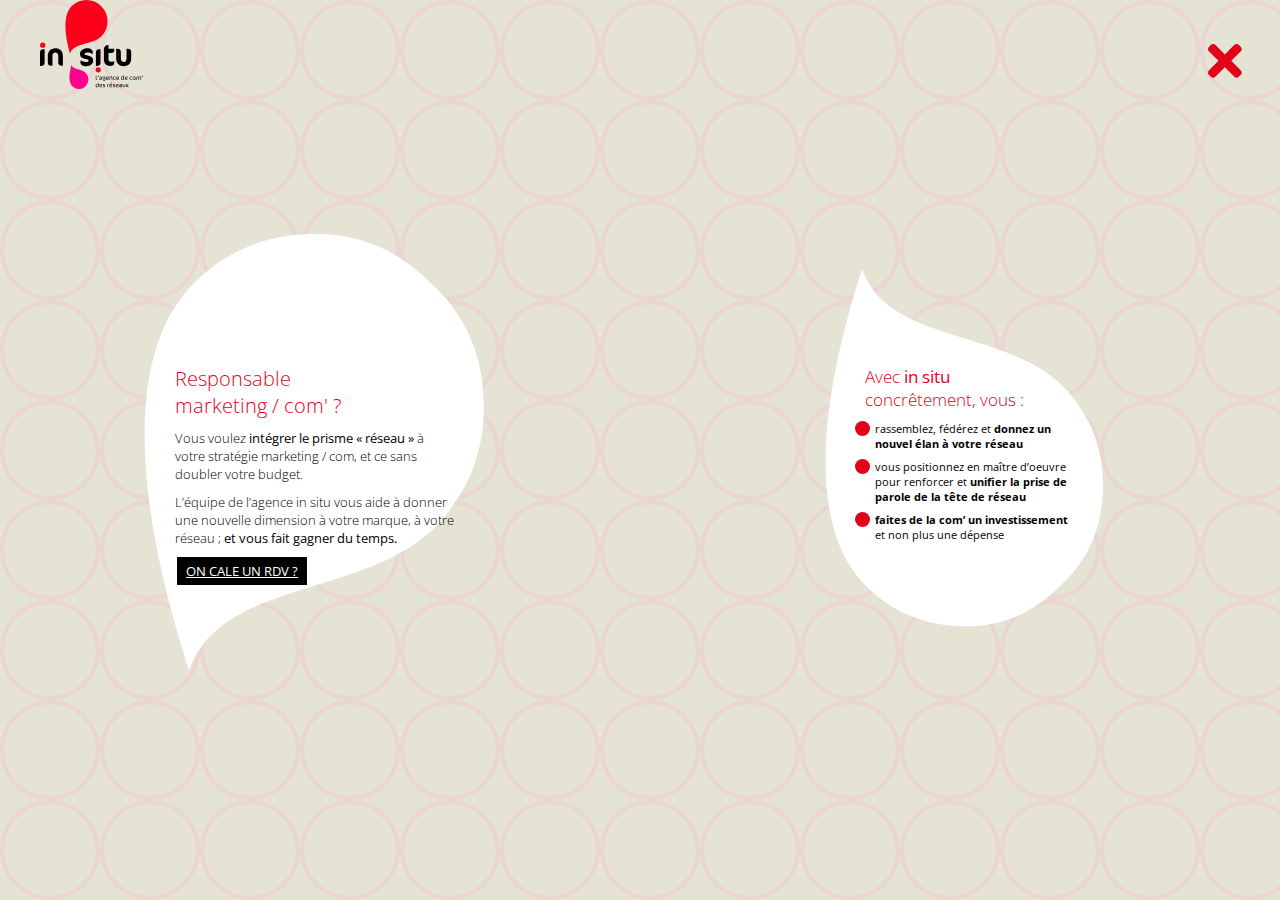
<file: insitu_2.html>
<!DOCTYPE html>
<html lang="fr">
  <head>
    <meta charset="UTF-8" />
    <meta name="viewport" content="width=device-width, initial-scale=1.0" />
    <title>Insitu</title>
    <link rel="stylesheet" href="https://cdnjs.cloudflare.com/ajax/libs/font-awesome/5.15.1/css/all.min.css" />
    <link href="https://fonts.googleapis.com/css?family=Open+Sans:300,300italic,regular,italic,600,600italic,700,700italic,800,800italic" rel="stylesheet" />
    <link rel="stylesheet" href="assets/css/style.css" />
  </head>

  <body class="body_insitu">
    <header class="home">
      <div class="logo">
        <svg xmlns="http://www.w3.org/2000/svg" viewBox="0 0 393.01 340.293">
          <g id="Groupe_10" data-name="Groupe 10" transform="translate(-14.536 -9.21)">
            <path id="Tracé_12" data-name="Tracé 12" d="M189.444,33.292c16.368,15.419,24.08,34.681,24.08,56.833,0,23.111-7.712,41.409-23.118,57.782C155.721,182.6,86.387,170.076,70,213.411c-11.553-40.445-35.632-138.7,6.745-181.08C92.158,16.919,111.423,9.21,133.57,9.21S174.022,16.919,189.444,33.292Z" transform="translate(59.103 0)" fill="#ff001b" />
            <path id="Tracé_13" data-name="Tracé 13" d="M95.06,198.522A35,35,0,0,1,69.48,188.114c-19.079-19.074-8.24-63.306-3.037-81.514,7.375,19.512,38.586,13.879,54.2,29.491a36.01,36.01,0,0,1,10.405,26.01,33.792,33.792,0,0,1-10.841,25.582A32.867,32.867,0,0,1,95.06,198.522Z" transform="translate(68.369 150.981)" fill="#ff0093" />
            <g id="Groupe_6" data-name="Groupe 6" transform="translate(14.536 181.162)">
              <path id="Tracé_14" data-name="Tracé 14" d="M55.671,81.685c-20.315,0-29.41,14.065-29.41,28v27.28c0,6.628,4.919,11.259,11.963,11.259h5.641V110.743c0-8.148,4.029-13.21,10.517-13.21,7.944,0,11.808,4.7,11.808,14.381V136.97c0,6.628,5.111,11.259,12.43,11.259H83.8V110.508C83.8,90.6,69.669,81.685,55.671,81.685Z" transform="translate(3.641 -68.806)" fill="#030201" />
              <path id="Tracé_15" data-name="Tracé 15" d="M103.892,108.511c-11.293-1.841-11.841-3.134-11.841-5.264,0-2.6,1.211-6.067,11.688-6.067,6.939,0,14.078,2.293,17.355,5.575l.281.281h1.938V96.109c0-6.947-6.6-14.424-21.1-14.424-15.83,0-27.767,9.826-27.767,22.85,0,9.959,6.743,15.745,20.614,17.691,11.433,1.6,12.29,3.4,12.29,5.963s-1.092,5.95-10.517,5.95c-7.623,0-15.3-2.9-18.321-5.713l-.275-.258H76.321v8.1c0,7.373,9.518,13.371,21.216,13.371,17.35,0,27.3-8.118,27.3-22.269C124.838,117.088,117.789,110.743,103.892,108.511Z" transform="translate(78.343 -68.806)" fill="#030201" />
              <path id="Tracé_16" data-name="Tracé 16" d="M98.321,95.545v51.334h5.407c7.868,0,12.2-4.5,12.2-12.667V82.88h-5.407C102.654,82.88,98.321,87.379,98.321,95.545Z" transform="translate(115.354 -66.954)" fill="#030201" />
              <path id="Tracé_17" data-name="Tracé 17" d="M14.536,95.545v51.334h5.407c7.865,0,12.2-4.5,12.2-12.667V82.88H26.734C18.866,82.88,14.536,87.379,14.536,95.545Z" transform="translate(-14.536 -66.954)" fill="#030201" />
              <path id="Tracé_18" data-name="Tracé 18" d="M127.781,76.635h-4.588c-2.571,0-5.6,1.744-8.1,4.667-3.537,4.147-4.795,6.758-4.795,13.149v37.935c0,15.717,8.74,24.376,24.613,24.376,9.39,0,14.776-4.19,14.776-11.494v-6.577H147.87l-.232.143c-2.239,1.382-5.894,2.081-10.859,2.081-6.223,0-9-3.206-9-10.4V106.767h11.576c6.707,0,10.326-4.353,10.326-8.452v-7.4h-21.9Z" transform="translate(133.915 -76.635)" fill="#030201" />
              <path id="Tracé_19" data-name="Tracé 19" d="M172.127,82.236h-3.762v36.436c0,9.331-3.476,14.264-10.053,14.264-7.613,0-11.805-5.442-11.805-15.322V94.434c0-8.095-4.7-12.2-13.96-12.2h-3.882v36.9c0,17.729,11.583,29.644,28.831,29.644,18.971,0,28.589-10.329,28.589-30.7V94.434C186.084,86.227,181.519,82.236,172.127,82.236Z" transform="translate(162.395 -67.952)" fill="#030201" />
            </g>
            <g id="Groupe_8" data-name="Groupe 8" transform="translate(227.063 297.71)">
              <g id="Groupe_7" data-name="Groupe 7" transform="translate(0)">
                <path id="Tracé_20" data-name="Tracé 20" d="M101.888,139.269c-2.456,0-3.787-1.194-3.787-3.721V122.335h.653a1.443,1.443,0,0,1,1.5,1.637V135.29c0,1.566.8,2.012,1.964,2.012h1.38v.7C103.594,138.868,103.033,139.269,101.888,139.269Z" transform="translate(-97.514 -122.335)" fill="#030201" />
                <path id="Tracé_21" data-name="Tracé 21" d="M101.117,128.7a3.567,3.567,0,0,0,1.148-2.316,1.782,1.782,0,0,0-.7-1.38,1.679,1.679,0,0,1-.584-1.194,1.462,1.462,0,0,1,1.637-1.472c.89,0,1.732.793,1.732,2.617,0,2.2-1.216,3.792-3.229,3.884Z" transform="translate(-93.056 -122.335)" fill="#030201" />
                <path id="Tracé_22" data-name="Tracé 22" d="M108.113,136.918c-2.55,0-4.772-1.474-4.772-3.7,0-2.691,2.081-4.162,5.822-4.162h1.686v-.584c0-1.826-.913-2.573-2.948-2.573a4.743,4.743,0,0,0-3.976,1.706h-.117v-1.028c0-1.148,1.5-2.642,4.3-2.642,3.18,0,4.866,1.66,4.866,4.7v3.927C112.978,135.095,111.619,136.918,108.113,136.918Zm2.759-6.08h-1.709c-2.5,0-3.647.77-3.647,2.15,0,1.1,1.076,1.966,2.688,1.966,1.9,0,2.668-.747,2.668-2.548Z" transform="translate(-89.391 -119.847)" fill="#030201" />
                <path id="Tracé_23" data-name="Tracé 23" d="M118.985,134.883c0,3.884-2.642,5.685-5.917,5.685-1.989,0-3.907-1.007-3.907-2.5V137.2h.163a5.255,5.255,0,0,0,4,1.354A3.319,3.319,0,0,0,116.949,135c0-.349-.117-1-.117-1.612v-.635a3.589,3.589,0,0,1-3.461,2.27,4.843,4.843,0,0,1-5.192-4.981c0-3.086,1.895-6.1,5.965-6.1,2.805,0,4.746,1.752,4.746,5.307v3.438C118.89,133.271,118.985,134.417,118.985,134.883Zm-5.169-8.957a3.489,3.489,0,0,0-3.484,3.672c0,2.5,1.357,3.484,3.3,3.484a3.069,3.069,0,0,0,3.2-3.3C116.832,127.1,115.827,125.927,113.815,125.927Z" transform="translate(-81.891 -119.847)" fill="#030201" />
                <path id="Tracé_24" data-name="Tracé 24" d="M118.758,131.4h-3.088a3.77,3.77,0,0,0,4,3.555,5.229,5.229,0,0,0,3.79-1.285h.117v.933c0,1.311-1.405,2.316-4.211,2.316-3.438,0-5.871-2.642-5.871-6.243,0-4.047,2.525-6.735,5.848-6.735a4.592,4.592,0,0,1,4.723,4.348C124.065,130.487,123.037,131.4,118.758,131.4Zm.349-5.544a3.487,3.487,0,0,0-3.438,3.346l-.023.515,2.828-.048c3.017-.046,3.532-.326,3.532-1.262C122.007,127.049,121.071,125.855,119.107,125.855Z" transform="translate(-73.651 -119.847)" fill="#030201" />
                <path id="Tracé_25" data-name="Tracé 25" d="M128.346,136.686a1.2,1.2,0,0,1-1.331-1.382v-5.751c0-2.6-.959-3.6-3.183-3.6-1.869,0-2.946,1.051-2.946,3.6v7.133h-.8c-.77,0-1.308-.469-1.308-1.451V129.5c0-3.509,2.1-5.565,5.307-5.565,3.134,0,5.029,1.8,5.029,5.542v7.2Z" transform="translate(-65.453 -119.847)" fill="#030201" />
                <path id="Tracé_26" data-name="Tracé 26" d="M133.472,127.564a3.809,3.809,0,0,0-3.18-1.637,4.055,4.055,0,0,0-4.139,4.328c0,3.272,2.244,4.677,4.185,4.677a4.023,4.023,0,0,0,3.134-1.1h.117v.89c0,.8-.936,2.2-3.624,2.2a6.25,6.25,0,0,1-5.988-6.337c0-3.555,2.433-6.641,6.2-6.641,1.872,0,3.415.936,3.415,2.736v.888Z" transform="translate(-57.4 -119.847)" fill="#030201" />
                <path id="Tracé_27" data-name="Tracé 27" d="M134.015,131.4h-3.088a3.77,3.77,0,0,0,4,3.555,5.225,5.225,0,0,0,3.79-1.285h.117v.933c0,1.311-1.4,2.316-4.211,2.316-3.438,0-5.871-2.642-5.871-6.243,0-4.047,2.527-6.735,5.848-6.735a4.592,4.592,0,0,1,4.723,4.348C139.322,130.487,138.294,131.4,134.015,131.4Zm.349-5.544a3.489,3.489,0,0,0-3.438,3.346l-.023.515,2.831-.048c3.017-.046,3.53-.326,3.53-1.262C137.264,127.049,136.33,125.855,134.364,125.855Z" transform="translate(-49.999 -119.847)" fill="#030201" />
                <path id="Tracé_28" data-name="Tracé 28" d="M141.647,139.407c-3.111,0-5.73-2.828-5.73-6.314,0-4.279,2.012-6.664,5.473-6.664a4.047,4.047,0,0,1,3.767,2.407v-6.5h.559c1.053,0,1.591.561,1.591,1.732v8.487C147.307,137.351,145.552,139.407,141.647,139.407Zm-.189-10.992c-2.175,0-3.389,1.66-3.389,4.491,0,2.5,1.543,4.514,3.764,4.514,2.267,0,3.3-1.216,3.3-4.282C145.131,130.871,144.453,128.415,141.459,128.415Z" transform="translate(-38.889 -122.335)" fill="#030201" />
                <path id="Tracé_29" data-name="Tracé 29" d="M146.786,131.4H143.7a3.768,3.768,0,0,0,4,3.555,5.229,5.229,0,0,0,3.79-1.285h.115v.933c0,1.311-1.4,2.316-4.208,2.316-3.44,0-5.871-2.642-5.871-6.243,0-4.047,2.525-6.735,5.845-6.735a4.594,4.594,0,0,1,4.726,4.348C152.1,130.487,151.068,131.4,146.786,131.4Zm.352-5.544A3.487,3.487,0,0,0,143.7,129.2l-.023.515,2.828-.048c3.017-.046,3.532-.326,3.532-1.262C150.038,127.049,149.1,125.855,147.138,125.855Z" transform="translate(-30.195 -119.847)" fill="#030201" />
                <path id="Tracé_30" data-name="Tracé 30" d="M158.187,127.564A3.814,3.814,0,0,0,155,125.927a4.055,4.055,0,0,0-4.139,4.328c0,3.272,2.247,4.677,4.188,4.677a4.026,4.026,0,0,0,3.134-1.1h.115v.89c0,.8-.933,2.2-3.624,2.2a6.251,6.251,0,0,1-5.988-6.337c0-3.555,2.433-6.641,6.2-6.641,1.869,0,3.412.936,3.412,2.736v.888Z" transform="translate(-19.088 -119.847)" fill="#030201" />
                <path id="Tracé_31" data-name="Tracé 31" d="M159.264,136.9c-3.32,0-5.8-2.55-5.8-6.269,0-4.139,2.267-6.687,5.8-6.687,3.32,0,5.613,2.5,5.613,6.22C164.878,134.38,162.656,136.9,159.264,136.9Zm-.3-10.946c-2.012,0-3.343,1.637-3.343,4.236,0,2.874,1.4,4.7,3.859,4.7,2.1,0,3.249-1.775,3.249-4.231C162.725,127.573,161.417,125.959,158.961,125.959Z" transform="translate(-11.685 -119.833)" fill="#030201" />
                <path id="Tracé_32" data-name="Tracé 32" d="M176.016,136.686a1.388,1.388,0,0,1-1.405-1.568V129.6c0-2.619-.982-3.647-2.688-3.647-2.058,0-2.925,1.051-2.925,3.575v7.159h-.724c-1.028,0-1.428-.561-1.428-1.568V129.6c0-2.267-1-3.647-2.805-3.647-1.846,0-2.805,1.1-2.805,3.647v7.087h-.678a1.383,1.383,0,0,1-1.474-1.568v-5.8c0-2.877,1.823-5.379,5.1-5.379a4.086,4.086,0,0,1,3.882,2.267,4.628,4.628,0,0,1,3.93-2.267c3.111,0,4.772,1.869,4.772,5.588v7.159Z" transform="translate(-2.977 -119.847)" fill="#030201" />
                <path id="Tracé_33" data-name="Tracé 33" d="M167.46,128.7a3.567,3.567,0,0,0,1.148-2.316,1.79,1.79,0,0,0-.7-1.38,1.669,1.669,0,0,1-.584-1.194,1.461,1.461,0,0,1,1.637-1.472c.887,0,1.732.793,1.732,2.617,0,2.2-1.216,3.792-3.229,3.884Z" transform="translate(9.794 -122.335)" fill="#030201" />
                <path id="Tracé_34" data-name="Tracé 34" d="M103.6,150.4c-3.111,0-5.73-2.828-5.73-6.314,0-4.279,2.012-6.666,5.473-6.666a4.049,4.049,0,0,1,3.767,2.41v-6.5h.559c1.053,0,1.591.561,1.591,1.732v8.487C109.261,148.347,107.506,150.4,103.6,150.4Zm-.189-10.992c-2.175,0-3.389,1.66-3.389,4.491,0,2.5,1.543,4.514,3.764,4.514,2.27,0,3.3-1.216,3.3-4.282C107.085,141.867,106.407,139.411,103.413,139.411Z" transform="translate(-97.871 -105.288)" fill="#030201" />
                <path id="Tracé_35" data-name="Tracé 35" d="M108.74,142.4h-3.086a3.77,3.77,0,0,0,4,3.555,5.219,5.219,0,0,0,3.79-1.285h.117v.933c0,1.311-1.405,2.316-4.211,2.316-3.438,0-5.871-2.642-5.871-6.243,0-4.047,2.525-6.738,5.845-6.738a4.6,4.6,0,0,1,4.726,4.353C114.05,141.484,113.022,142.4,108.74,142.4Zm.352-5.542a3.485,3.485,0,0,0-3.438,3.343l-.023.515,2.828-.046c3.017-.048,3.532-.329,3.532-1.262C111.992,138.046,111.056,136.855,109.092,136.855Z" transform="translate(-89.177 -102.802)" fill="#030201" />
                <path id="Tracé_36" data-name="Tracé 36" d="M112.634,147.916c-2.107,0-3.79-.979-3.79-2.479v-.913h.117a5.177,5.177,0,0,0,3.718,1.405c1.849,0,2.665-.584,2.665-1.826,0-1.028-.441-1.471-3.3-2.081-2.339-.492-3.438-1.285-3.438-3.155,0-2.035,1.849-3.933,4.96-3.933,1.846,0,3.647.844,3.647,2.364v.936H117.1a4.677,4.677,0,0,0-3.366-1.285c-2.13,0-2.971.724-2.971,1.775,0,.842.469,1.194,3.065,1.755,2.476.538,3.693,1.686,3.693,3.415C117.521,146.513,115.488,147.916,112.634,147.916Z" transform="translate(-81.223 -102.802)" fill="#030201" />
                <path id="Tracé_37" data-name="Tracé 37" d="M121.637,137.658a2.925,2.925,0,0,0-1.918-.632c-1.66,0-2.293.819-2.293,3.486v7.016h-.913c-.77,0-1.214-.609-1.214-1.428v-5.753c0-3.461,1.683-5.31,4.116-5.31,1.706,0,2.339.75,2.339,1.591v1.03Z" transform="translate(-70.851 -102.645)" fill="#030201" />
                <path id="Tracé_38" data-name="Tracé 38" d="M123.706,145.609h-3.088a3.77,3.77,0,0,0,4,3.555,5.214,5.214,0,0,0,3.79-1.285h.117v.933c0,1.311-1.4,2.316-4.21,2.316-3.438,0-5.871-2.642-5.871-6.243,0-4.047,2.527-6.738,5.848-6.738a4.594,4.594,0,0,1,4.723,4.353C129.013,144.7,127.985,145.609,123.706,145.609Zm.349-5.542a3.487,3.487,0,0,0-3.438,3.343l-.023.515,2.828-.046c3.02-.048,3.532-.329,3.532-1.262C126.955,141.258,126.021,140.068,124.055,140.068Zm-1.4-4a8.958,8.958,0,0,1,1.755-2.244,2.609,2.609,0,0,1,1.964-.959.889.889,0,0,1,.959.936c0,.678-.467,1.171-1.5,1.637a6.364,6.364,0,0,1-2.805.773h-.375Z" transform="translate(-65.98 -106.014)" fill="#030201" />
                <path id="Tracé_39" data-name="Tracé 39" d="M127.6,147.916c-2.1,0-3.79-.979-3.79-2.479v-.913h.117a5.186,5.186,0,0,0,3.718,1.405c1.849,0,2.668-.584,2.668-1.826,0-1.028-.444-1.471-3.3-2.081-2.339-.492-3.438-1.285-3.438-3.155,0-2.035,1.846-3.933,4.958-3.933,1.849,0,3.649.844,3.649,2.364v.936h-.117a4.683,4.683,0,0,0-3.369-1.285c-2.127,0-2.971.724-2.971,1.775,0,.842.469,1.194,3.065,1.755,2.479.538,3.7,1.686,3.7,3.415C132.485,146.513,130.45,147.916,127.6,147.916Z" transform="translate(-58.024 -102.802)" fill="#030201" />
                <path id="Tracé_40" data-name="Tracé 40" d="M133.325,142.4h-3.086a3.768,3.768,0,0,0,4,3.555,5.218,5.218,0,0,0,3.79-1.285h.117v.933c0,1.311-1.405,2.316-4.211,2.316-3.438,0-5.871-2.642-5.871-6.243,0-4.047,2.525-6.738,5.845-6.738a4.6,4.6,0,0,1,4.726,4.353C138.635,141.484,137.607,142.4,133.325,142.4Zm.352-5.542a3.485,3.485,0,0,0-3.438,3.343l-.023.515,2.828-.046c3.017-.048,3.532-.329,3.532-1.262C136.577,138.046,135.641,136.855,133.677,136.855Z" transform="translate(-51.064 -102.802)" fill="#030201" />
                <path id="Tracé_41" data-name="Tracé 41" d="M137.995,147.916c-2.55,0-4.772-1.474-4.772-3.7,0-2.691,2.081-4.162,5.822-4.162h1.686v-.584c0-1.826-.913-2.573-2.948-2.573a4.744,4.744,0,0,0-3.976,1.706h-.117V137.58c0-1.145,1.5-2.645,4.3-2.645,3.18,0,4.863,1.663,4.863,4.7v3.927C142.858,146.092,141.5,147.916,137.995,147.916Zm2.759-6.08h-1.709c-2.5,0-3.647.77-3.647,2.15,0,1.1,1.076,1.966,2.688,1.966,1.895,0,2.668-.747,2.668-2.548Z" transform="translate(-43.066 -102.802)" fill="#030201" />
                <path id="Tracé_42" data-name="Tracé 42" d="M143.352,147.773c-3.063,0-5.1-2.129-5.1-5.8v-6.947h.655c.959,0,1.471.561,1.471,1.663v5.167c0,2.55,1.288,3.9,3.111,3.9,1.964,0,2.971-1.12,2.971-3.81v-6.924h.584c1.028,0,1.543.538,1.543,1.663v5.47C148.59,145.833,146.7,147.773,143.352,147.773Z" transform="translate(-35.266 -102.659)" fill="#030201" />
                <path id="Tracé_43" data-name="Tracé 43" d="M153.982,147a1.283,1.283,0,0,1-1.051.655c-1.007,0-1.428-.258-2.41-1.451-.888-1.076-1.755-2.433-2.527-3.578-1.237,1.357-2.711,2.971-2.851,4.912h-.982a.935.935,0,0,1-.867-1.007,3.835,3.835,0,0,1,.421-1.566,16.914,16.914,0,0,1,3.206-4.07l-3.718-5.682v-.189h1.262a2.145,2.145,0,0,1,1.823,1.125c.49.865,1.053,1.706,2.129,3.389a21.168,21.168,0,0,0,1.915-2.221,6.351,6.351,0,0,0,1.125-2.293h.561c.584,0,1,.469,1,1.242,0,.581-.258,1.262-1.285,2.5-.515.63-1.239,1.38-2.316,2.479l2.362,3.3a7.059,7.059,0,0,0,2.2,2.29Z" transform="translate(-27.595 -102.659)" fill="#030201" />
              </g>
            </g>
            <g id="Groupe_9" data-name="Groupe 9" transform="translate(14.857 171.711)">
              <path id="Tracé_44" data-name="Tracé 44" d="M24.748,72.929a10.149,10.149,0,0,0,0,20.3A10.344,10.344,0,0,0,34.957,83.02,10.162,10.162,0,0,0,24.748,72.929Z" transform="translate(-14.662 -72.929)" fill="#ff001b" />
              <path id="Tracé_45" data-name="Tracé 45" d="M107.86,109.874a10.149,10.149,0,1,0,10.206,10.209A10.344,10.344,0,0,0,107.86,109.874Z" transform="translate(114.18 -15.654)" fill="#ff001b" />
            </g>
          </g>
        </svg>
      </div>
      <nav>
        <a class="burger" href="about.html">
          <i class="fas fa-times"></i>
        </a>
      </nav>
    </header>
    <main>
      <div class="row">
        <div class="blob">
          <svg xmlns="http://www.w3.org/2000/svg" viewBox="0 0 479.767 465.979">
            <path id="Tracé_13" data-name="Tracé 13" d="M207.971,483.484c-40.884,0-76.445-14.231-104.876-42.672C24.872,362.61,69.311,181.257,90.642,106.6c30.239,80,158.2,56.9,222.216,120.916,28.42,30.219,42.661,63.992,42.661,106.643,0,40.884-14.241,76.435-44.45,104.886C282.628,469.253,248.844,483.484,207.971,483.484Z" transform="matrix(0.616, 0.788, -0.788, 0.616, 344.89, -111.836)" />
          </svg>
          <div class="blob_content">
            <h2>
              Responsable <br />
              marketing / com' ?
            </h2>
            <p>
              Vous voulez <strong>intégrer le prisme « réseau » </strong> à
              <br />
              votre stratégie marketing / com, et ce sans <br />
              doubler votre budget.
            </p>
            <p>
              L’équipe de l’agence in situ vous aide à donner une nouvelle
              dimension à votre marque, à votre réseau ;
              <strong> et vous fait gagner du temps.</strong>
            </p>
            <a href="contact.html" class="call">On cale un rdv ?</a>
          </div>
        </div>
        <div class="blob">
          <svg xmlns="http://www.w3.org/2000/svg" viewBox="0 0 479.767 465.979">
            <path id="Tracé_13" data-name="Tracé 13" d="M207.971,483.484c-40.884,0-76.445-14.231-104.876-42.672C24.872,362.61,69.311,181.257,90.642,106.6c30.239,80,158.2,56.9,222.216,120.916,28.42,30.219,42.661,63.992,42.661,106.643,0,40.884-14.241,76.435-44.45,104.886C282.628,469.253,248.844,483.484,207.971,483.484Z" transform="matrix(0.616, 0.788, -0.788, 0.616, 344.89, -111.836)" />
          </svg>
          <div class="blob_content">
            <h2>Avec <strong>in situ</strong><br />concrêtement, vous :</h2>
            <ul>
              <li>
                rassemblez, fédérez et
                <strong> donnez un nouvel élan à votre réseau</strong>
              </li>
              <li>
                vous positionnez en maître d’oeuvre pour renforcer et
                <strong>unifier la prise de parole de la tête de réseau</strong>
              </li>
              <li>
                <strong>faites de la com’ un investissement</strong> et non plus
                une dépense
              </li>
            </ul>
          </div>
        </div>
      </div>
    </main>
  </body>
</html>
</file>
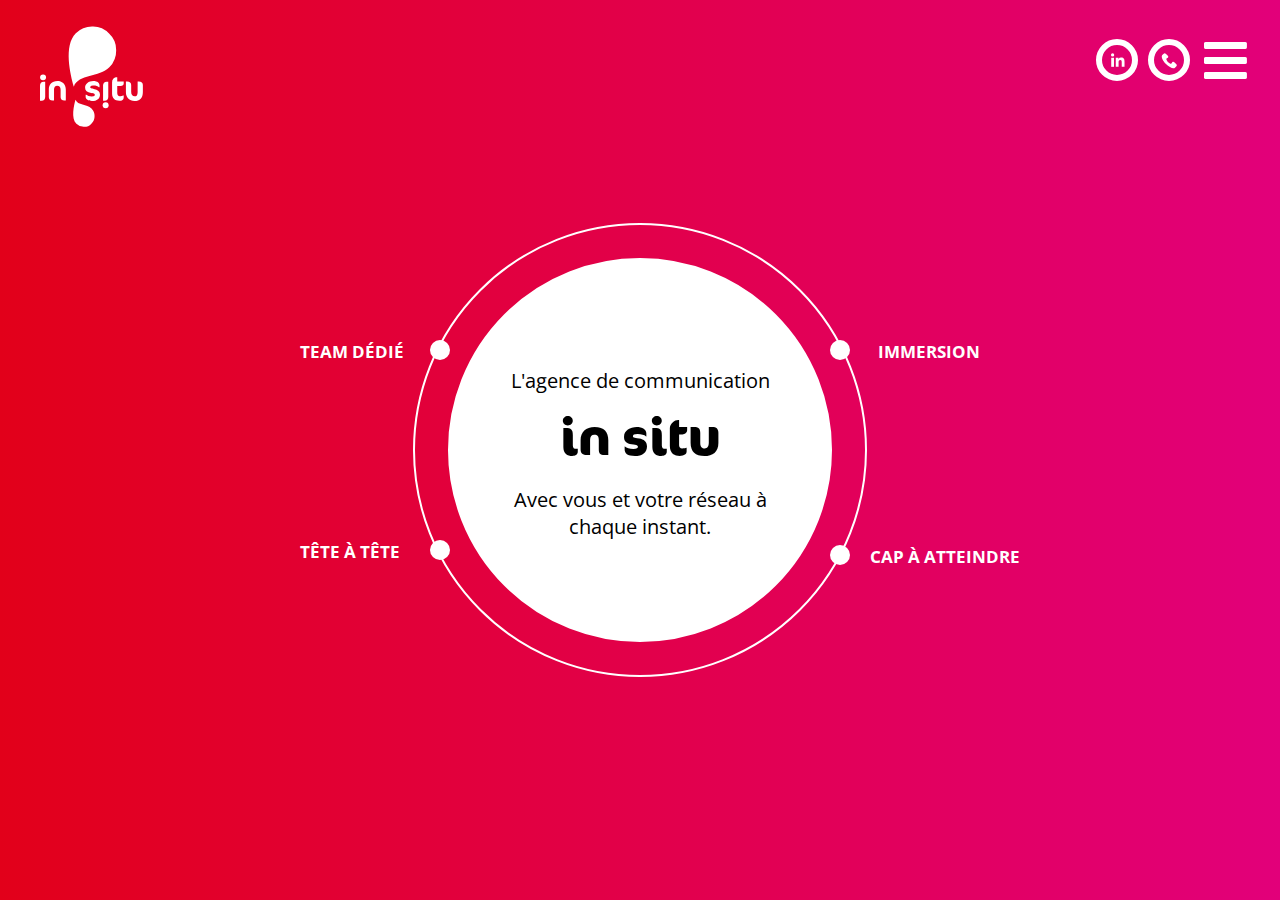
<file: method.html>
<!DOCTYPE html>
<html lang="fr">
  <head>
    <meta charset="UTF-8" />
    <meta name="viewport" content="width=device-width, initial-scale=1.0" />
    <title>Insitu</title>
    <link rel="stylesheet" href="https://cdnjs.cloudflare.com/ajax/libs/font-awesome/5.15.1/css/all.min.css" />
    <link href="https://fonts.googleapis.com/css?family=Open+Sans:300,300italic,regular,italic,600,600italic,700,700italic,800,800italic" rel="stylesheet" />
    <link rel="stylesheet" href="assets/css/style.css" />
  </head>
  <body class="body_method method_1_bg">
    <header>
      <a href="method.html" class="logo">
        <svg xmlns="http://www.w3.org/2000/svg" width="156.953" height="153.266" viewBox="0 0 156.953 153.266">
          <g id="Groupe_18" data-name="Groupe 18" transform="translate(-14.536 -9.21)">
            <path id="Tracé_12" data-name="Tracé 12" d="M114.266,20.056a33.814,33.814,0,0,1,10.845,25.6A36.016,36.016,0,0,1,114.7,71.678c-15.621,15.624-46.849,9.985-54.23,29.5-5.2-18.216-16.049-62.468,3.038-81.557A35.028,35.028,0,0,1,89.1,9.21,32.894,32.894,0,0,1,114.266,20.056Z" transform="translate(5.666 0)" />
            <path id="Tracé_13" data-name="Tracé 13" d="M75.042,148a15.763,15.763,0,0,1-11.521-4.688c-8.593-8.591-3.711-28.512-1.368-36.714,3.322,8.788,17.379,6.251,24.411,13.283A16.219,16.219,0,0,1,91.25,131.6a15.22,15.22,0,0,1-4.883,11.522A14.8,14.8,0,0,1,75.042,148Z" transform="translate(6.555 14.475)" />
            <g id="Groupe_6" data-name="Groupe 6" transform="translate(14.536 86.656)">
              <path id="Tracé_14" data-name="Tracé 14" d="M39.507,81.685c-9.15,0-13.246,6.335-13.246,12.613v12.287c0,2.985,2.216,5.071,5.388,5.071H34.19V94.772c0-3.67,1.815-5.95,4.737-5.95,3.578,0,5.318,2.118,5.318,6.477v11.285c0,2.985,2.3,5.071,5.6,5.071h2.331V94.667C52.174,85.7,45.812,81.685,39.507,81.685Z" transform="translate(-12.793 -75.884)" />
              <path id="Tracé_15" data-name="Tracé 15" d="M87.709,93.767c-5.086-.829-5.333-1.412-5.333-2.371,0-1.173.546-2.733,5.264-2.733,3.125,0,6.34,1.033,7.816,2.511l.126.126h.873v-3.12c0-3.129-2.973-6.5-9.5-6.5-7.13,0-12.506,4.426-12.506,10.292,0,4.485,3.037,7.092,9.284,7.968,5.149.72,5.535,1.531,5.535,2.685s-.492,2.68-4.737,2.68c-3.433,0-6.891-1.308-8.252-2.573l-.124-.116h-.863v3.647c0,3.321,4.287,6.022,9.555,6.022,7.814,0,12.3-3.656,12.3-10.03C97.143,97.63,93.968,94.772,87.709,93.767Z" transform="translate(-5.632 -75.884)" />
              <path id="Tracé_16" data-name="Tracé 16" d="M98.321,88.584V111.7h2.435c3.544,0,5.5-2.026,5.5-5.705V82.88h-2.435C100.272,82.88,98.321,84.906,98.321,88.584Z" transform="translate(-2.083 -75.707)" />
              <path id="Tracé_17" data-name="Tracé 17" d="M14.536,88.584V111.7h2.435c3.542,0,5.494-2.026,5.494-5.705V82.88H20.03C16.486,82.88,14.536,84.906,14.536,88.584Z" transform="translate(-14.536 -75.707)" />
              <path id="Tracé_18" data-name="Tracé 18" d="M118.17,76.635H116.1a5.275,5.275,0,0,0-3.65,2.1,7.517,7.517,0,0,0-2.159,5.922v17.086c0,7.079,3.936,10.979,11.085,10.979,4.229,0,6.655-1.887,6.655-5.177v-2.962h-.817l-.1.064a9.714,9.714,0,0,1-4.891.937c-2.8,0-4.052-1.444-4.052-4.684v-10.7h5.214c3.021,0,4.651-1.961,4.651-3.807V83.068H118.17Z" transform="translate(-0.304 -76.635)" />
              <path id="Tracé_19" data-name="Tracé 19" d="M148.24,82.236h-1.694v16.41c0,4.2-1.566,6.424-4.528,6.424-3.429,0-5.317-2.451-5.317-6.9V87.73c0-3.646-2.116-5.494-6.288-5.494h-1.748V98.857c0,7.985,5.217,13.352,12.985,13.352,8.545,0,12.876-4.652,12.876-13.827V87.73C154.526,84.034,152.47,82.236,148.24,82.236Z" transform="translate(2.426 -75.803)" />
            </g>
            <g id="Groupe_9" data-name="Groupe 9" transform="translate(14.681 82.399)">
              <path id="Tracé_44" data-name="Tracé 44" d="M19.2,72.929a4.571,4.571,0,0,0,0,9.142,4.659,4.659,0,0,0,4.6-4.6A4.577,4.577,0,0,0,19.2,72.929Z" transform="translate(-14.662 -72.929)" />
              <path id="Tracé_45" data-name="Tracé 45" d="M102.315,109.874a4.571,4.571,0,1,0,4.6,4.6A4.659,4.659,0,0,0,102.315,109.874Z" transform="translate(-2.31 -67.438)" />
            </g>
          </g>
        </svg>
      </a>
      <nav>
        <ul class="main_nav">
          <li>
            <a href=""><img src="assets/img/ico_linkedin_white.svg" alt="" /></a>
          </li>
          <li>
            <a href=""><img src="assets/img/ico_tel_white.svg" alt="" /></a>
          </li>
        </ul>
        <label for="check">
          <a class="burger">
            <i class="fas fa-bars"></i>
          </a>
        </label>
        <input type="checkbox" id="check" />
        <ul class="menu">
          <li><a href="index.html">Accueil</a></li>
          <li><a href="about.html">Insitu</a></li>
          <li><a href="method_1.html">Notre méthode</a></li>
          <li><a href="contact.html">Contact</a></li>
        </ul>
      </nav>
    </header>
    <main class="main_method">
      <div class="method_circle_btn">
        <div class="method_circle">
          <a href="method_4.html"></a>
          <a href="method_1.html"></a>
          <a href="method_3.html"></a>
          <a href="method_2.html"></a>
          <h2>L'agence de communication</h2>
          <h1>in situ</h1>
          <p>
            Avec vous et votre réseau à <br> chaque instant.
          </p>
        </div>
      </div>
    </main>
  </body>
</html>
</file>
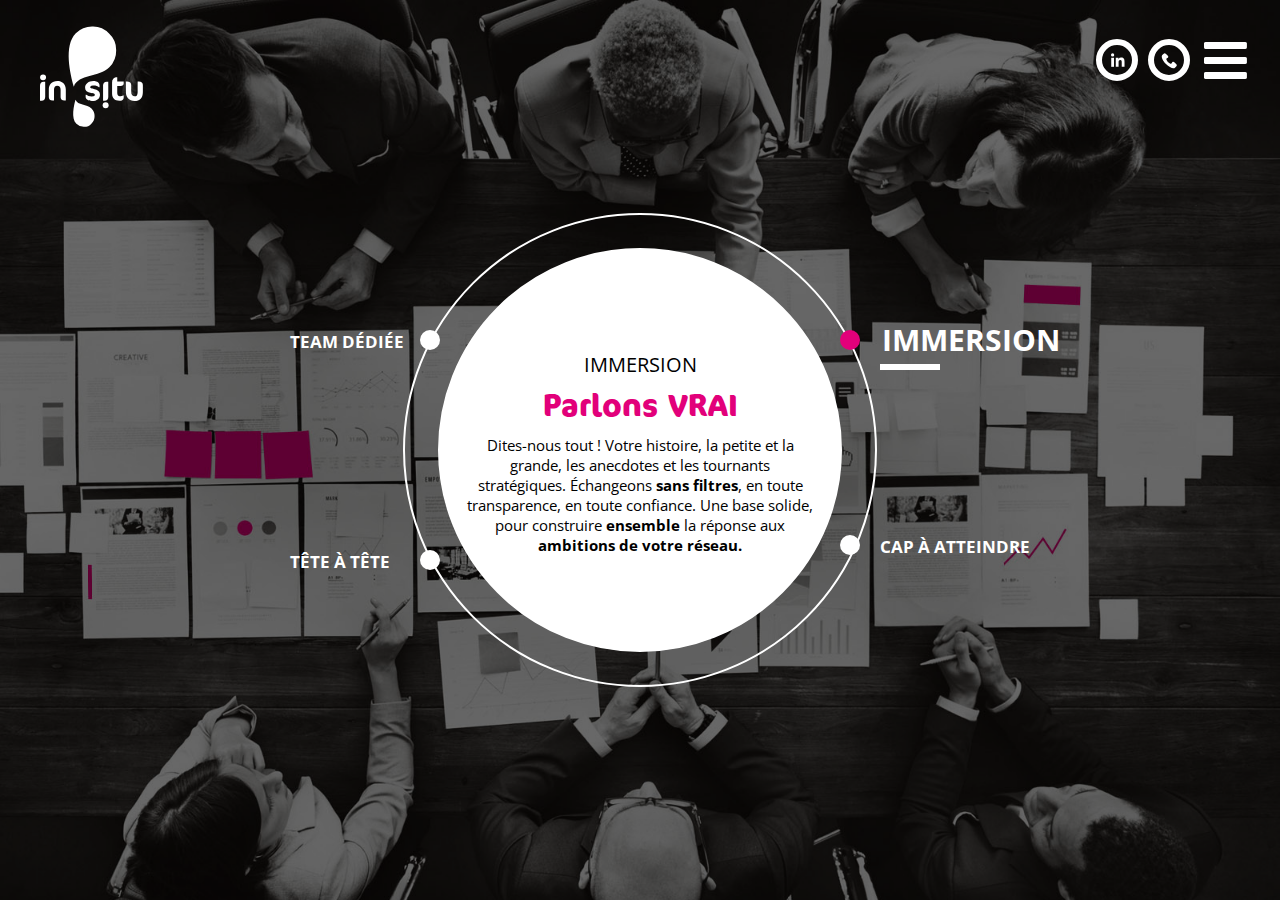
<file: method_1.html>
<!DOCTYPE html>
<html lang="fr">
  <head>
    <meta charset="UTF-8" />
    <meta name="viewport" content="width=device-width, initial-scale=1.0" />
    <title>Insitu</title>
    <link rel="stylesheet" href="https://cdnjs.cloudflare.com/ajax/libs/font-awesome/5.15.1/css/all.min.css" />
    <link href="https://fonts.googleapis.com/css?family=Open+Sans:300,300italic,regular,italic,600,600italic,700,700italic,800,800italic" rel="stylesheet" />
    <link rel="stylesheet" href="assets/css/style.css" />
  </head>
  <body class="body_method method_2_bg">
    <header>
      <a href="method.html" class="logo">
        <svg xmlns="http://www.w3.org/2000/svg" width="156.953" height="153.266" viewBox="0 0 156.953 153.266">
          <g id="Groupe_18" data-name="Groupe 18" transform="translate(-14.536 -9.21)">
            <path id="Tracé_12" data-name="Tracé 12" d="M114.266,20.056a33.814,33.814,0,0,1,10.845,25.6A36.016,36.016,0,0,1,114.7,71.678c-15.621,15.624-46.849,9.985-54.23,29.5-5.2-18.216-16.049-62.468,3.038-81.557A35.028,35.028,0,0,1,89.1,9.21,32.894,32.894,0,0,1,114.266,20.056Z" transform="translate(5.666 0)" />
            <path id="Tracé_13" data-name="Tracé 13" d="M75.042,148a15.763,15.763,0,0,1-11.521-4.688c-8.593-8.591-3.711-28.512-1.368-36.714,3.322,8.788,17.379,6.251,24.411,13.283A16.219,16.219,0,0,1,91.25,131.6a15.22,15.22,0,0,1-4.883,11.522A14.8,14.8,0,0,1,75.042,148Z" transform="translate(6.555 14.475)" />
            <g id="Groupe_6" data-name="Groupe 6" transform="translate(14.536 86.656)">
              <path id="Tracé_14" data-name="Tracé 14" d="M39.507,81.685c-9.15,0-13.246,6.335-13.246,12.613v12.287c0,2.985,2.216,5.071,5.388,5.071H34.19V94.772c0-3.67,1.815-5.95,4.737-5.95,3.578,0,5.318,2.118,5.318,6.477v11.285c0,2.985,2.3,5.071,5.6,5.071h2.331V94.667C52.174,85.7,45.812,81.685,39.507,81.685Z" transform="translate(-12.793 -75.884)" />
              <path id="Tracé_15" data-name="Tracé 15" d="M87.709,93.767c-5.086-.829-5.333-1.412-5.333-2.371,0-1.173.546-2.733,5.264-2.733,3.125,0,6.34,1.033,7.816,2.511l.126.126h.873v-3.12c0-3.129-2.973-6.5-9.5-6.5-7.13,0-12.506,4.426-12.506,10.292,0,4.485,3.037,7.092,9.284,7.968,5.149.72,5.535,1.531,5.535,2.685s-.492,2.68-4.737,2.68c-3.433,0-6.891-1.308-8.252-2.573l-.124-.116h-.863v3.647c0,3.321,4.287,6.022,9.555,6.022,7.814,0,12.3-3.656,12.3-10.03C97.143,97.63,93.968,94.772,87.709,93.767Z" transform="translate(-5.632 -75.884)" />
              <path id="Tracé_16" data-name="Tracé 16" d="M98.321,88.584V111.7h2.435c3.544,0,5.5-2.026,5.5-5.705V82.88h-2.435C100.272,82.88,98.321,84.906,98.321,88.584Z" transform="translate(-2.083 -75.707)" />
              <path id="Tracé_17" data-name="Tracé 17" d="M14.536,88.584V111.7h2.435c3.542,0,5.494-2.026,5.494-5.705V82.88H20.03C16.486,82.88,14.536,84.906,14.536,88.584Z" transform="translate(-14.536 -75.707)" />
              <path id="Tracé_18" data-name="Tracé 18" d="M118.17,76.635H116.1a5.275,5.275,0,0,0-3.65,2.1,7.517,7.517,0,0,0-2.159,5.922v17.086c0,7.079,3.936,10.979,11.085,10.979,4.229,0,6.655-1.887,6.655-5.177v-2.962h-.817l-.1.064a9.714,9.714,0,0,1-4.891.937c-2.8,0-4.052-1.444-4.052-4.684v-10.7h5.214c3.021,0,4.651-1.961,4.651-3.807V83.068H118.17Z" transform="translate(-0.304 -76.635)" />
              <path id="Tracé_19" data-name="Tracé 19" d="M148.24,82.236h-1.694v16.41c0,4.2-1.566,6.424-4.528,6.424-3.429,0-5.317-2.451-5.317-6.9V87.73c0-3.646-2.116-5.494-6.288-5.494h-1.748V98.857c0,7.985,5.217,13.352,12.985,13.352,8.545,0,12.876-4.652,12.876-13.827V87.73C154.526,84.034,152.47,82.236,148.24,82.236Z" transform="translate(2.426 -75.803)" />
            </g>
            <g id="Groupe_9" data-name="Groupe 9" transform="translate(14.681 82.399)">
              <path id="Tracé_44" data-name="Tracé 44" d="M19.2,72.929a4.571,4.571,0,0,0,0,9.142,4.659,4.659,0,0,0,4.6-4.6A4.577,4.577,0,0,0,19.2,72.929Z" transform="translate(-14.662 -72.929)" />
              <path id="Tracé_45" data-name="Tracé 45" d="M102.315,109.874a4.571,4.571,0,1,0,4.6,4.6A4.659,4.659,0,0,0,102.315,109.874Z" transform="translate(-2.31 -67.438)" />
            </g>
          </g>
        </svg>
      </a>
      <nav>
        <ul class="main_nav">
          <li>
            <a href=""><img src="assets/img/ico_linkedin_white.svg" alt="" /></a>
          </li>
          <li>
            <a href=""><img src="assets/img/ico_tel_white.svg" alt="" /></a>
          </li>
        </ul>
        <label for="check">
          <a class="burger">
            <i class="fas fa-bars"></i>
          </a>
        </label>
        <input type="checkbox" id="check" />
        <ul class="menu">
          <li><a href="index.html">Accueil</a></li>
          <li><a href="about.html">Insitu</a></li>
          <li><a href="method.html">Notre méthode</a></li>
          <li><a href="contact.html">Contact</a></li>
        </ul>
      </nav>
    </header>
    <main class="main_method_alt">
      <div class="method_circle_btn">
        <div class="method_circle">
          <a href="method_1.html" id="active--method_1"></a>
          <a href="method_2.html"></a>
          <a href="method_3.html"></a>
          <a href="method_4.html"></a>
          <h2>Immersion</h2>
          <h1>Parlons <strong>vrai</strong></h1>
          <p>
            Dites-nous tout ! Votre histoire, la petite et la <br />
            grande, les anecdotes et les tournants <br />
            stratégiques. Échangeons <strong>sans filtres</strong>, en toute <br />
            transparence, en toute confiance. Une base solide, <br />
            pour construire <strong>ensemble</strong> la réponse aux
            <br /><strong>ambitions de votre réseau.</strong>
          </p>
        </div>
      </div>
    </main>
  </body>
</html>
</file>
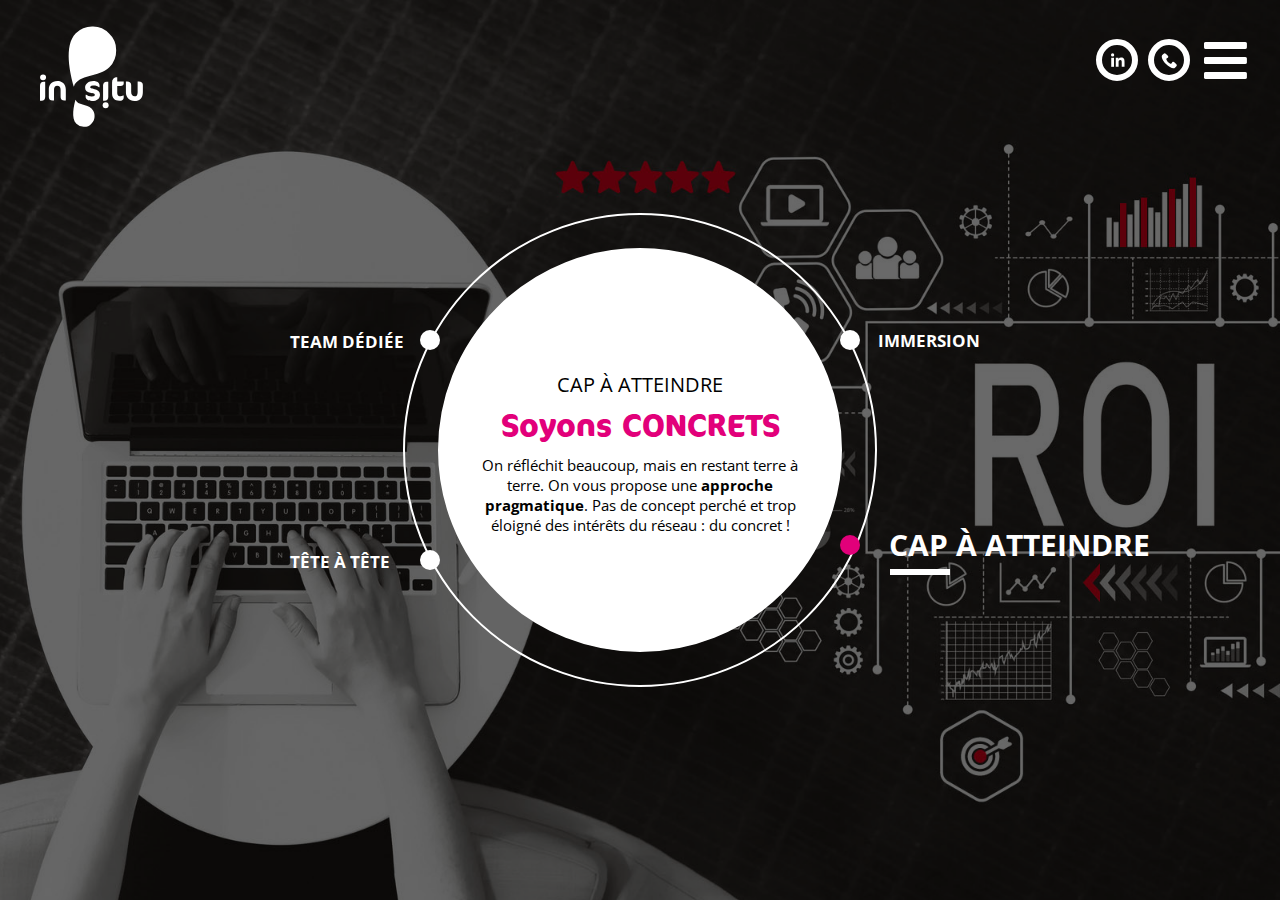
<file: method_2.html>
<!DOCTYPE html>
<html lang="fr">
  <head>
    <meta charset="UTF-8" />
    <meta name="viewport" content="width=device-width, initial-scale=1.0" />
    <title>Insitu</title>
    <link rel="stylesheet" href="https://cdnjs.cloudflare.com/ajax/libs/font-awesome/5.15.1/css/all.min.css" />
    <link href="https://fonts.googleapis.com/css?family=Open+Sans:300,300italic,regular,italic,600,600italic,700,700italic,800,800italic" rel="stylesheet" />
    <link rel="stylesheet" href="assets/css/style.css" />
  </head>
  <body class="body_method method_3_bg">
    <header>
      <a href="method.html" class="logo">
        <svg xmlns="http://www.w3.org/2000/svg" width="156.953" height="153.266" viewBox="0 0 156.953 153.266">
          <g id="Groupe_18" data-name="Groupe 18" transform="translate(-14.536 -9.21)">
            <path id="Tracé_12" data-name="Tracé 12" d="M114.266,20.056a33.814,33.814,0,0,1,10.845,25.6A36.016,36.016,0,0,1,114.7,71.678c-15.621,15.624-46.849,9.985-54.23,29.5-5.2-18.216-16.049-62.468,3.038-81.557A35.028,35.028,0,0,1,89.1,9.21,32.894,32.894,0,0,1,114.266,20.056Z" transform="translate(5.666 0)" />
            <path id="Tracé_13" data-name="Tracé 13" d="M75.042,148a15.763,15.763,0,0,1-11.521-4.688c-8.593-8.591-3.711-28.512-1.368-36.714,3.322,8.788,17.379,6.251,24.411,13.283A16.219,16.219,0,0,1,91.25,131.6a15.22,15.22,0,0,1-4.883,11.522A14.8,14.8,0,0,1,75.042,148Z" transform="translate(6.555 14.475)" />
            <g id="Groupe_6" data-name="Groupe 6" transform="translate(14.536 86.656)">
              <path id="Tracé_14" data-name="Tracé 14" d="M39.507,81.685c-9.15,0-13.246,6.335-13.246,12.613v12.287c0,2.985,2.216,5.071,5.388,5.071H34.19V94.772c0-3.67,1.815-5.95,4.737-5.95,3.578,0,5.318,2.118,5.318,6.477v11.285c0,2.985,2.3,5.071,5.6,5.071h2.331V94.667C52.174,85.7,45.812,81.685,39.507,81.685Z" transform="translate(-12.793 -75.884)" />
              <path id="Tracé_15" data-name="Tracé 15" d="M87.709,93.767c-5.086-.829-5.333-1.412-5.333-2.371,0-1.173.546-2.733,5.264-2.733,3.125,0,6.34,1.033,7.816,2.511l.126.126h.873v-3.12c0-3.129-2.973-6.5-9.5-6.5-7.13,0-12.506,4.426-12.506,10.292,0,4.485,3.037,7.092,9.284,7.968,5.149.72,5.535,1.531,5.535,2.685s-.492,2.68-4.737,2.68c-3.433,0-6.891-1.308-8.252-2.573l-.124-.116h-.863v3.647c0,3.321,4.287,6.022,9.555,6.022,7.814,0,12.3-3.656,12.3-10.03C97.143,97.63,93.968,94.772,87.709,93.767Z" transform="translate(-5.632 -75.884)" />
              <path id="Tracé_16" data-name="Tracé 16" d="M98.321,88.584V111.7h2.435c3.544,0,5.5-2.026,5.5-5.705V82.88h-2.435C100.272,82.88,98.321,84.906,98.321,88.584Z" transform="translate(-2.083 -75.707)" />
              <path id="Tracé_17" data-name="Tracé 17" d="M14.536,88.584V111.7h2.435c3.542,0,5.494-2.026,5.494-5.705V82.88H20.03C16.486,82.88,14.536,84.906,14.536,88.584Z" transform="translate(-14.536 -75.707)" />
              <path id="Tracé_18" data-name="Tracé 18" d="M118.17,76.635H116.1a5.275,5.275,0,0,0-3.65,2.1,7.517,7.517,0,0,0-2.159,5.922v17.086c0,7.079,3.936,10.979,11.085,10.979,4.229,0,6.655-1.887,6.655-5.177v-2.962h-.817l-.1.064a9.714,9.714,0,0,1-4.891.937c-2.8,0-4.052-1.444-4.052-4.684v-10.7h5.214c3.021,0,4.651-1.961,4.651-3.807V83.068H118.17Z" transform="translate(-0.304 -76.635)" />
              <path id="Tracé_19" data-name="Tracé 19" d="M148.24,82.236h-1.694v16.41c0,4.2-1.566,6.424-4.528,6.424-3.429,0-5.317-2.451-5.317-6.9V87.73c0-3.646-2.116-5.494-6.288-5.494h-1.748V98.857c0,7.985,5.217,13.352,12.985,13.352,8.545,0,12.876-4.652,12.876-13.827V87.73C154.526,84.034,152.47,82.236,148.24,82.236Z" transform="translate(2.426 -75.803)" />
            </g>
            <g id="Groupe_9" data-name="Groupe 9" transform="translate(14.681 82.399)">
              <path id="Tracé_44" data-name="Tracé 44" d="M19.2,72.929a4.571,4.571,0,0,0,0,9.142,4.659,4.659,0,0,0,4.6-4.6A4.577,4.577,0,0,0,19.2,72.929Z" transform="translate(-14.662 -72.929)" />
              <path id="Tracé_45" data-name="Tracé 45" d="M102.315,109.874a4.571,4.571,0,1,0,4.6,4.6A4.659,4.659,0,0,0,102.315,109.874Z" transform="translate(-2.31 -67.438)" />
            </g>
          </g>
        </svg>
      </a>
      <nav>
        <ul class="main_nav">
          <li>
            <a href=""><img src="assets/img/ico_linkedin_white.svg" alt="" /></a>
          </li>
          <li>
            <a href=""><img src="assets/img/ico_tel_white.svg" alt="" /></a>
          </li>
        </ul>
        <label for="check">
          <a class="burger">
            <i class="fas fa-bars"></i>
          </a>
        </label>
        <input type="checkbox" id="check" />
        <ul class="menu">
          <li><a href="index.html">Accueil</a></li>
          <li><a href="about.html">Insitu</a></li>
          <li><a href="method.html">Notre méthode</a></li>
          <li><a href="contact.html">Contact</a></li>
        </ul>
      </nav>
    </header>
    <main class="main_method_alt">
      <div class="method_circle_btn">
        <div class="method_circle">
          <a href="method_1.html"></a>
          <a href="method_2.html" id="active--method_2"></a>
          <a href="method_3.html"></a>
          <a href="method_4.html"></a>
          <h2>Cap à atteindre</h2>
          <h1>Soyons <strong> concrets</strong></h1>
          <p>
            On réfléchit beaucoup, mais en restant terre à <br>
            terre. On vous propose une <strong>approche<br>
              pragmatique</strong>. Pas de concept perché et trop<br>
            éloigné des intérêts du réseau : du concret !
          </p>
        </div>
      </div>
    </main>
  </body>
</html>
</file>
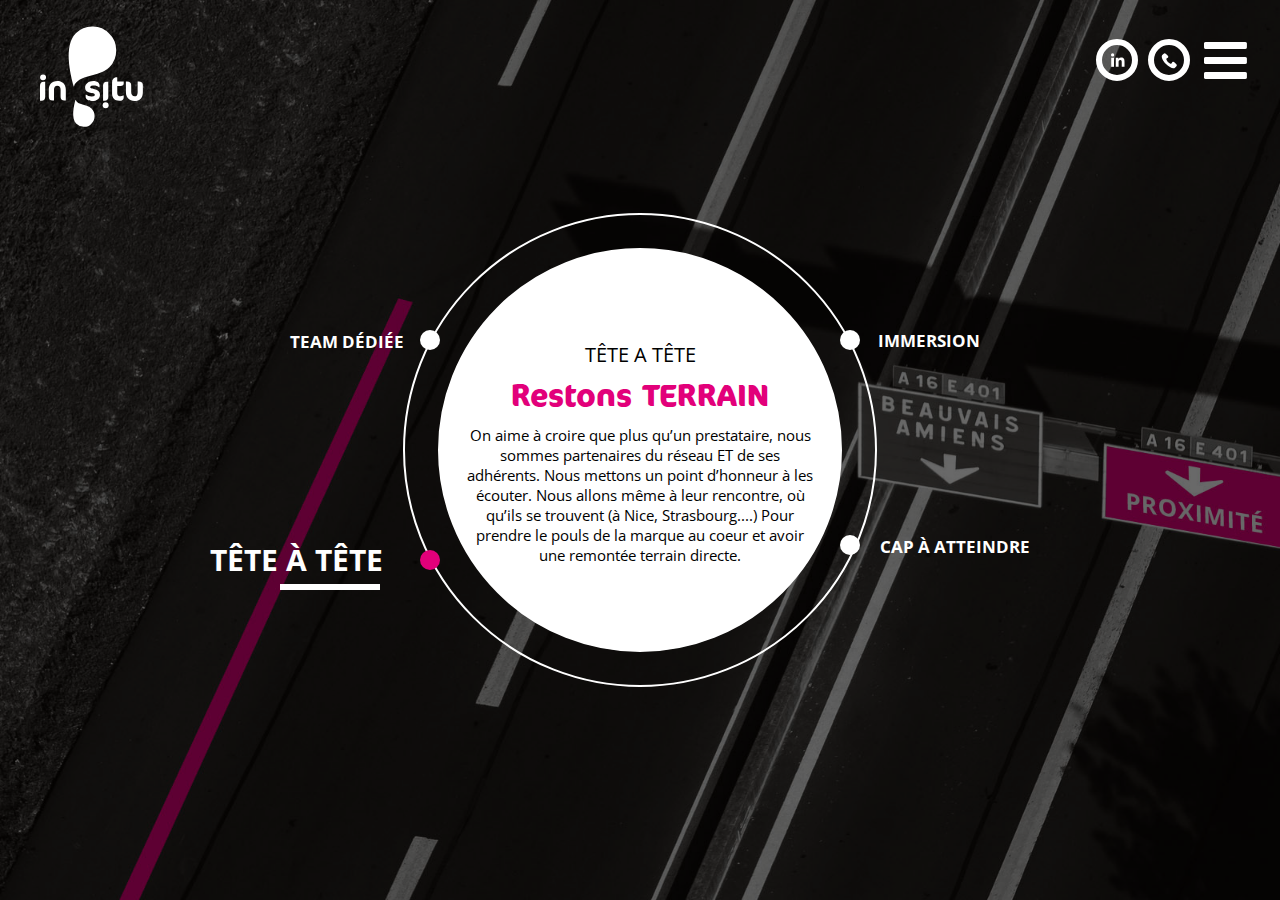
<file: method_3.html>
<!DOCTYPE html>
<html lang="fr">
  <head>
    <meta charset="UTF-8" />
    <meta name="viewport" content="width=device-width, initial-scale=1.0" />
    <title>Insitu</title>
    <link rel="stylesheet" href="https://cdnjs.cloudflare.com/ajax/libs/font-awesome/5.15.1/css/all.min.css" />
    <link href="https://fonts.googleapis.com/css?family=Open+Sans:300,300italic,regular,italic,600,600italic,700,700italic,800,800italic" rel="stylesheet" />
    <link rel="stylesheet" href="assets/css/style.css" />
  </head>
  <body class="body_method method_4_bg">
    <header>
      <a href="method.html" class="logo">
        <svg xmlns="http://www.w3.org/2000/svg" width="156.953" height="153.266" viewBox="0 0 156.953 153.266">
          <g id="Groupe_18" data-name="Groupe 18" transform="translate(-14.536 -9.21)">
            <path id="Tracé_12" data-name="Tracé 12" d="M114.266,20.056a33.814,33.814,0,0,1,10.845,25.6A36.016,36.016,0,0,1,114.7,71.678c-15.621,15.624-46.849,9.985-54.23,29.5-5.2-18.216-16.049-62.468,3.038-81.557A35.028,35.028,0,0,1,89.1,9.21,32.894,32.894,0,0,1,114.266,20.056Z" transform="translate(5.666 0)" />
            <path id="Tracé_13" data-name="Tracé 13" d="M75.042,148a15.763,15.763,0,0,1-11.521-4.688c-8.593-8.591-3.711-28.512-1.368-36.714,3.322,8.788,17.379,6.251,24.411,13.283A16.219,16.219,0,0,1,91.25,131.6a15.22,15.22,0,0,1-4.883,11.522A14.8,14.8,0,0,1,75.042,148Z" transform="translate(6.555 14.475)" />
            <g id="Groupe_6" data-name="Groupe 6" transform="translate(14.536 86.656)">
              <path id="Tracé_14" data-name="Tracé 14" d="M39.507,81.685c-9.15,0-13.246,6.335-13.246,12.613v12.287c0,2.985,2.216,5.071,5.388,5.071H34.19V94.772c0-3.67,1.815-5.95,4.737-5.95,3.578,0,5.318,2.118,5.318,6.477v11.285c0,2.985,2.3,5.071,5.6,5.071h2.331V94.667C52.174,85.7,45.812,81.685,39.507,81.685Z" transform="translate(-12.793 -75.884)" />
              <path id="Tracé_15" data-name="Tracé 15" d="M87.709,93.767c-5.086-.829-5.333-1.412-5.333-2.371,0-1.173.546-2.733,5.264-2.733,3.125,0,6.34,1.033,7.816,2.511l.126.126h.873v-3.12c0-3.129-2.973-6.5-9.5-6.5-7.13,0-12.506,4.426-12.506,10.292,0,4.485,3.037,7.092,9.284,7.968,5.149.72,5.535,1.531,5.535,2.685s-.492,2.68-4.737,2.68c-3.433,0-6.891-1.308-8.252-2.573l-.124-.116h-.863v3.647c0,3.321,4.287,6.022,9.555,6.022,7.814,0,12.3-3.656,12.3-10.03C97.143,97.63,93.968,94.772,87.709,93.767Z" transform="translate(-5.632 -75.884)" />
              <path id="Tracé_16" data-name="Tracé 16" d="M98.321,88.584V111.7h2.435c3.544,0,5.5-2.026,5.5-5.705V82.88h-2.435C100.272,82.88,98.321,84.906,98.321,88.584Z" transform="translate(-2.083 -75.707)" />
              <path id="Tracé_17" data-name="Tracé 17" d="M14.536,88.584V111.7h2.435c3.542,0,5.494-2.026,5.494-5.705V82.88H20.03C16.486,82.88,14.536,84.906,14.536,88.584Z" transform="translate(-14.536 -75.707)" />
              <path id="Tracé_18" data-name="Tracé 18" d="M118.17,76.635H116.1a5.275,5.275,0,0,0-3.65,2.1,7.517,7.517,0,0,0-2.159,5.922v17.086c0,7.079,3.936,10.979,11.085,10.979,4.229,0,6.655-1.887,6.655-5.177v-2.962h-.817l-.1.064a9.714,9.714,0,0,1-4.891.937c-2.8,0-4.052-1.444-4.052-4.684v-10.7h5.214c3.021,0,4.651-1.961,4.651-3.807V83.068H118.17Z" transform="translate(-0.304 -76.635)" />
              <path id="Tracé_19" data-name="Tracé 19" d="M148.24,82.236h-1.694v16.41c0,4.2-1.566,6.424-4.528,6.424-3.429,0-5.317-2.451-5.317-6.9V87.73c0-3.646-2.116-5.494-6.288-5.494h-1.748V98.857c0,7.985,5.217,13.352,12.985,13.352,8.545,0,12.876-4.652,12.876-13.827V87.73C154.526,84.034,152.47,82.236,148.24,82.236Z" transform="translate(2.426 -75.803)" />
            </g>
            <g id="Groupe_9" data-name="Groupe 9" transform="translate(14.681 82.399)">
              <path id="Tracé_44" data-name="Tracé 44" d="M19.2,72.929a4.571,4.571,0,0,0,0,9.142,4.659,4.659,0,0,0,4.6-4.6A4.577,4.577,0,0,0,19.2,72.929Z" transform="translate(-14.662 -72.929)" />
              <path id="Tracé_45" data-name="Tracé 45" d="M102.315,109.874a4.571,4.571,0,1,0,4.6,4.6A4.659,4.659,0,0,0,102.315,109.874Z" transform="translate(-2.31 -67.438)" />
            </g>
          </g>
        </svg>
      </a>
      <nav>
        <ul class="main_nav">
          <li>
            <a href=""><img src="assets/img/ico_linkedin_white.svg" alt="" /></a>
          </li>
          <li>
            <a href=""><img src="assets/img/ico_tel_white.svg" alt="" /></a>
          </li>
        </ul>
        <label for="check">
          <a class="burger">
            <i class="fas fa-bars"></i>
          </a>
        </label>
        <input type="checkbox" id="check" />
        <ul class="menu">
          <li><a href="index.html">Accueil</a></li>
          <li><a href="about.html">Insitu</a></li>
          <li><a href="method.html">Notre méthode</a></li>
          <li><a href="contact.html">Contact</a></li>
        </ul>
      </nav>
    </header>
    <main class="main_method_alt">
      <div class="method_circle_btn">
        <div class="method_circle">
          <a href="method_1.html"></a>
          <a href="method_2.html"></a>
          <a href="method_3.html" id="active--method_3"></a>
          <a href="method_4.html"></a>
          <h2>TÊTE A TÊTE</h2>
          <h1>Restons <strong>terrain</strong></h1>
          <p>
            On aime à croire que plus qu’un prestataire, nous<br>
            sommes partenaires du réseau ET de ses<br>
            adhérents. Nous mettons un point d’honneur à les<br>
            écouter. Nous allons même à leur rencontre, où<br>
            qu’ils se trouvent (à Nice, Strasbourg....) Pour<br>
            prendre le pouls de la marque au coeur et avoir<br>
            une remontée terrain directe.
          </p>
        </div>
      </div>
    </main>
  </body>
</html>
</file>
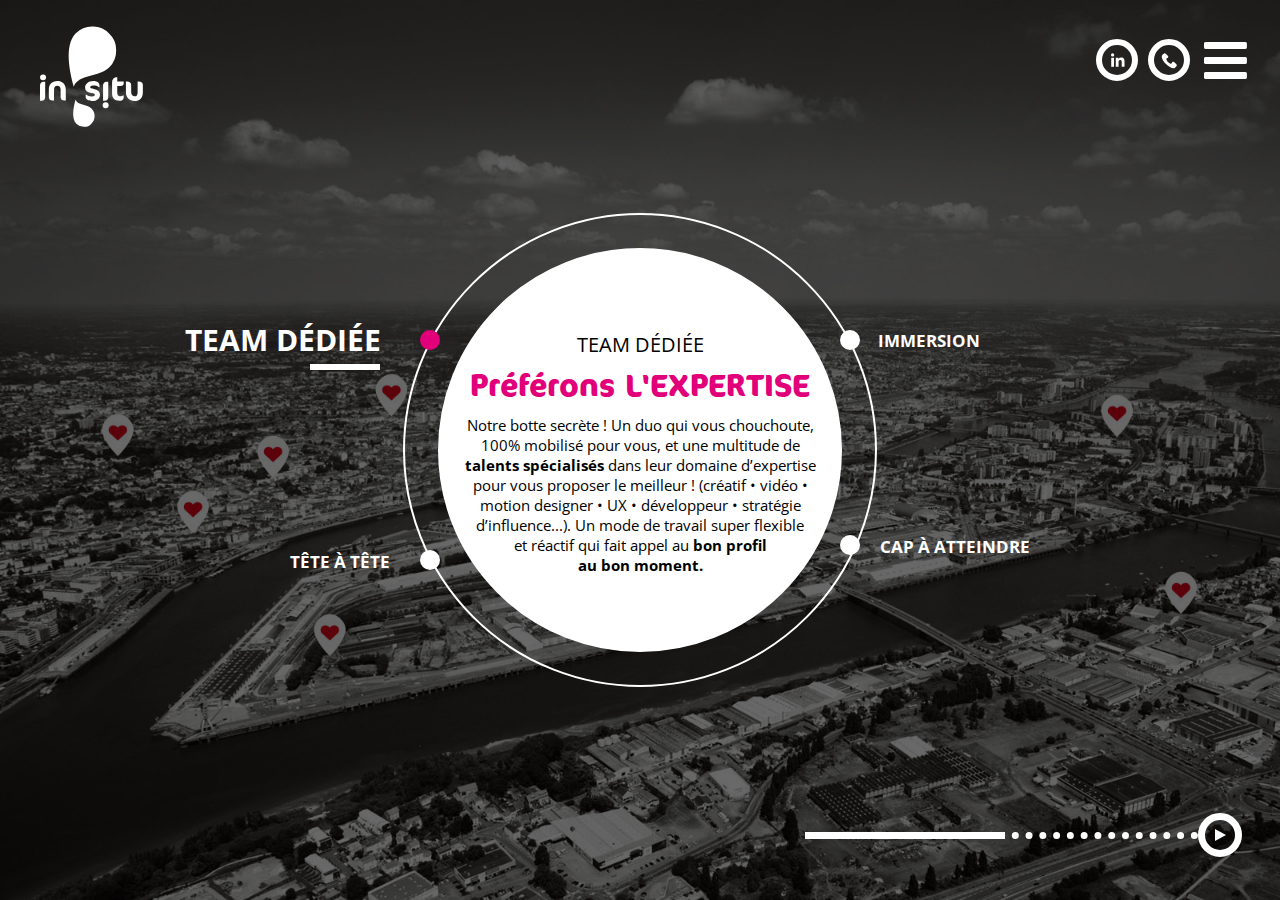
<file: method_4.html>
<!DOCTYPE html>
<html lang="fr">
  <head>
    <meta charset="UTF-8" />
    <meta name="viewport" content="width=device-width, initial-scale=1.0" />
    <title>Insitu</title>
    <link rel="stylesheet" href="https://cdnjs.cloudflare.com/ajax/libs/font-awesome/5.15.1/css/all.min.css" />
    <link href="https://fonts.googleapis.com/css?family=Open+Sans:300,300italic,regular,italic,600,600italic,700,700italic,800,800italic" rel="stylesheet" />
    <link rel="stylesheet" href="assets/css/style.css" />
  </head>
  <body class="body_method method_5_bg">
    <header>
      <a href="method.html" class="logo">
        <svg xmlns="http://www.w3.org/2000/svg" width="156.953" height="153.266" viewBox="0 0 156.953 153.266">
          <g id="Groupe_18" data-name="Groupe 18" transform="translate(-14.536 -9.21)">
            <path id="Tracé_12" data-name="Tracé 12" d="M114.266,20.056a33.814,33.814,0,0,1,10.845,25.6A36.016,36.016,0,0,1,114.7,71.678c-15.621,15.624-46.849,9.985-54.23,29.5-5.2-18.216-16.049-62.468,3.038-81.557A35.028,35.028,0,0,1,89.1,9.21,32.894,32.894,0,0,1,114.266,20.056Z" transform="translate(5.666 0)" />
            <path id="Tracé_13" data-name="Tracé 13" d="M75.042,148a15.763,15.763,0,0,1-11.521-4.688c-8.593-8.591-3.711-28.512-1.368-36.714,3.322,8.788,17.379,6.251,24.411,13.283A16.219,16.219,0,0,1,91.25,131.6a15.22,15.22,0,0,1-4.883,11.522A14.8,14.8,0,0,1,75.042,148Z" transform="translate(6.555 14.475)" />
            <g id="Groupe_6" data-name="Groupe 6" transform="translate(14.536 86.656)">
              <path id="Tracé_14" data-name="Tracé 14" d="M39.507,81.685c-9.15,0-13.246,6.335-13.246,12.613v12.287c0,2.985,2.216,5.071,5.388,5.071H34.19V94.772c0-3.67,1.815-5.95,4.737-5.95,3.578,0,5.318,2.118,5.318,6.477v11.285c0,2.985,2.3,5.071,5.6,5.071h2.331V94.667C52.174,85.7,45.812,81.685,39.507,81.685Z" transform="translate(-12.793 -75.884)" />
              <path id="Tracé_15" data-name="Tracé 15" d="M87.709,93.767c-5.086-.829-5.333-1.412-5.333-2.371,0-1.173.546-2.733,5.264-2.733,3.125,0,6.34,1.033,7.816,2.511l.126.126h.873v-3.12c0-3.129-2.973-6.5-9.5-6.5-7.13,0-12.506,4.426-12.506,10.292,0,4.485,3.037,7.092,9.284,7.968,5.149.72,5.535,1.531,5.535,2.685s-.492,2.68-4.737,2.68c-3.433,0-6.891-1.308-8.252-2.573l-.124-.116h-.863v3.647c0,3.321,4.287,6.022,9.555,6.022,7.814,0,12.3-3.656,12.3-10.03C97.143,97.63,93.968,94.772,87.709,93.767Z" transform="translate(-5.632 -75.884)" />
              <path id="Tracé_16" data-name="Tracé 16" d="M98.321,88.584V111.7h2.435c3.544,0,5.5-2.026,5.5-5.705V82.88h-2.435C100.272,82.88,98.321,84.906,98.321,88.584Z" transform="translate(-2.083 -75.707)" />
              <path id="Tracé_17" data-name="Tracé 17" d="M14.536,88.584V111.7h2.435c3.542,0,5.494-2.026,5.494-5.705V82.88H20.03C16.486,82.88,14.536,84.906,14.536,88.584Z" transform="translate(-14.536 -75.707)" />
              <path id="Tracé_18" data-name="Tracé 18" d="M118.17,76.635H116.1a5.275,5.275,0,0,0-3.65,2.1,7.517,7.517,0,0,0-2.159,5.922v17.086c0,7.079,3.936,10.979,11.085,10.979,4.229,0,6.655-1.887,6.655-5.177v-2.962h-.817l-.1.064a9.714,9.714,0,0,1-4.891.937c-2.8,0-4.052-1.444-4.052-4.684v-10.7h5.214c3.021,0,4.651-1.961,4.651-3.807V83.068H118.17Z" transform="translate(-0.304 -76.635)" />
              <path id="Tracé_19" data-name="Tracé 19" d="M148.24,82.236h-1.694v16.41c0,4.2-1.566,6.424-4.528,6.424-3.429,0-5.317-2.451-5.317-6.9V87.73c0-3.646-2.116-5.494-6.288-5.494h-1.748V98.857c0,7.985,5.217,13.352,12.985,13.352,8.545,0,12.876-4.652,12.876-13.827V87.73C154.526,84.034,152.47,82.236,148.24,82.236Z" transform="translate(2.426 -75.803)" />
            </g>
            <g id="Groupe_9" data-name="Groupe 9" transform="translate(14.681 82.399)">
              <path id="Tracé_44" data-name="Tracé 44" d="M19.2,72.929a4.571,4.571,0,0,0,0,9.142,4.659,4.659,0,0,0,4.6-4.6A4.577,4.577,0,0,0,19.2,72.929Z" transform="translate(-14.662 -72.929)" />
              <path id="Tracé_45" data-name="Tracé 45" d="M102.315,109.874a4.571,4.571,0,1,0,4.6,4.6A4.659,4.659,0,0,0,102.315,109.874Z" transform="translate(-2.31 -67.438)" />
            </g>
          </g>
        </svg>
      </a>
      <nav>
        <ul class="main_nav">
          <li>
            <a href=""><img src="assets/img/ico_linkedin_white.svg" alt="" /></a>
          </li>
          <li>
            <a href=""><img src="assets/img/ico_tel_white.svg" alt="" /></a>
          </li>
        </ul>
        <label for="check">
          <a class="burger">
            <i class="fas fa-bars"></i>
          </a>
        </label>
        <input type="checkbox" id="check" />
        <ul class="menu">
          <li><a href="index.html">Accueil</a></li>
          <li><a href="about.html">Insitu</a></li>
          <li><a href="method.html">Notre méthode</a></li>
          <li><a href="contact.html">Contact</a></li>
        </ul>
      </nav>
    </header>
    <main class="main_method_alt">
      <div class="method_circle_btn">
        <div class="method_circle">
          <a href="method_1.html"></a>
          <a href="method_2.html"></a>
          <a href="method_3.html"></a>
          <a href="method_4.html" id="active--method_4"></a>
          <h2>Team dédiée</h2>
          <h1>Préférons <strong>l'expertise</strong></h1>
          <p>
            Notre botte secrète ! Un duo qui vous chouchoute, <br>
            100% mobilisé pour vous, et une multitude de <br>
            <strong>talents spécialisés</strong> dans leur domaine d’expertise <br>
            pour vous proposer le meilleur ! (créatif • vidéo • <br>
            motion designer • UX • développeur • stratégie <br>
            d’influence...). Un mode de travail super flexible<br>
            et réactif qui fait appel au <strong>bon profil <br>
              au bon moment.</strong>
          </p>
        </div>
      </div>
    </main>
    <footer class="footer__method">
      <ul>
        <a href="contact.html">
          <li></li>
          <li>
            <svg xmlns="http://www.w3.org/2000/svg" width="11" height="12" viewBox="0 0 11 12">
              <path id="Polygone_1" data-name="Polygone 1" d="M6,0l6,11H0Z" transform="translate(11) rotate(90)" />
            </svg>
          </li>
        </a>
      </ul>
    </footer>
  </body>
</html>
</file>
<file: assets/css/style.css>
﻿@font-face{font-family:"CoconOT-Light";src:url("../fonts/CoconOT-Light.otf");font-weight:normal;font-style:normal}@font-face{font-family:"CoconOT-Regular";src:url("../fonts/CoconOT-Regular.otf");font-weight:normal;font-style:normal}@font-face{font-family:"CoconOT-BoldItalic";src:url("../fonts/CoconOT-BoldIta.otf");font-weight:normal;font-style:normal}@font-face{font-family:"CoconOT-Bold";src:url("../fonts/CoconOT-Bold.otf");font-weight:normal;font-style:normal}@font-face{font-family:"CoconOT-Italic";src:url("../fonts/CoconOT-Ita.otf");font-weight:normal;font-style:normal}@font-face{font-family:"CoconOT-LightItalic";src:url("../fonts/CoconOT-LightIta.otf");font-weight:normal;font-style:normal}body{font-family:"Open Sans",sans-serif;min-height:100vh;display:flex;flex-direction:column}*{margin:0;padding:0;list-style:none;text-decoration:none}@keyframes gradient{0%{background-position:0% 50%}50%{background-position:100% 50%}100%{background-position:0% 50%}}body{font-family:"Open Sans",sans-serif;min-height:100vh;display:flex;flex-direction:column}body header{width:100%;display:flex;position:absolute}body header nav{height:120px;width:100%;display:flex;align-items:center;justify-content:flex-end}body header nav .main_nav{display:flex}body header nav .burger{display:flex;width:70px;margin-right:20px;align-items:center;justify-content:center;height:100%}body header nav .burger i{font-size:49px;color:#fff;transition:all .3s}body header nav .burger i:hover{color:#000;transition:all .3s;cursor:pointer}body main{display:flex;flex-grow:1}body main div{color:#fff;font-size:40px;display:flex;flex-direction:column;margin:0 40px;height:200px}body main div span{font-family:"Open sans",sans-serif;font-weight:400}body main div span strong{font-family:"CoconOT-Bold";text-transform:uppercase}body main div .list_deroulante{width:101%;overflow:hidden;display:flex;height:70px;flex-direction:row;margin:0}body main div .list_deroulante span{margin:15px 10px 0 0}body main div .list_deroulante ul{margin:0;overflow:hidden;width:100%}body main div .list_deroulante ul li{color:#fff;margin:10px 0 0 0;animation:scrollup 5s linear infinite;display:flex;align-items:center;height:70px;width:100%}body footer{height:130px;display:flex;justify-content:flex-end}body footer ul{display:flex;color:#fff;font-weight:300;align-items:center;height:100%}body footer ul a{display:flex;text-decoration:none;align-items:center}body footer ul a li:first-child{display:flex;position:relative;width:300px;align-items:center}body footer ul a li:first-child span{width:100%;display:flex;margin-right:90px;justify-content:flex-end;align-items:center;height:90px}body footer ul a li:first-child strong{position:absolute;right:0;width:80px}body footer ul a li:last-child{position:relative;border-radius:50%;width:30px;height:30px;margin-right:38px;display:flex;justify-content:center;align-items:center}body footer ul a li:last-child:after{position:absolute;content:"";width:40px;height:5px;top:40%;right:-43px}body .footer__home ul{transition:all .3s}body .footer__home ul a{color:#fff}body .footer__home ul li:last-child{border:7px solid #fff}body .footer__home ul li:last-child:after{background-color:#fff}body .footer__home ul li:last-child svg{fill:#fff}body .footer__home ul:hover a{color:#000;transition:all .3s;cursor:pointer}body .footer__home ul:hover li:last-child{border:7px solid #000}body .footer__home ul:hover li:last-child:after{background-color:#000}body .footer__home ul:hover li:last-child svg{fill:#000}body .footer__about ul{transition:all .3s}body .footer__about ul a{color:#000}body .footer__about ul li:last-child{border:7px solid #000}body .footer__about ul li:last-child:after{background-color:#000}body .footer__about ul li:last-child svg{fill:#000}body .footer__about ul:hover a{color:#e2001a;transition:all .3s;cursor:pointer}body .footer__about ul:hover li:last-child{border:7px solid #e2001a}body .footer__about ul:hover li:last-child:after{background-color:#e2001a}body .footer__about ul:hover li:last-child svg{fill:#e2001a}body .footer__method{position:absolute;bottom:0;right:0}body .footer__method ul{transition:all .3s}body .footer__method ul a{color:#fff}body .footer__method ul li:first-child{position:relative}body .footer__method ul li:first-child svg{fill:#fff}body .footer__method ul li:first-child:before{border-top:7px dotted #fff;position:absolute;content:"";width:200px;height:0px;right:0px}body .footer__method ul li:last-child{border:7px solid #fff;position:relative}body .footer__method ul li:last-child svg{fill:#fff}body .footer__method ul li:last-child:before{background-color:#fff;position:absolute;content:"";width:200px;height:7px;left:-400px}body .footer__method ul:hover a{color:#e2007a;transition:all .3s;cursor:pointer}body .footer__method ul:hover li:first-child svg{fill:#e2007a}body .footer__method ul:hover li:first-child:before{border-top:7px dotted #e2007a}body .footer__method ul:hover li:last-child{border:7px solid #e2007a}body .footer__method ul:hover li:last-child svg{fill:#e2007a}body .footer__method ul:hover li:last-child:before{background-color:#e2007a}body .method_1_bg{background:linear-gradient(90deg, #e2001a, #e2007a);background-size:cover;background-repeat:no-repeat}body .method_2_bg{background:url("../img/IMMERSION.png");background-size:cover;background-repeat:no-repeat;width:100%;background-color:#000}body .method_3_bg{background:url("../img/CAP_A_ATTEINDRE.png");background-size:100%;background-repeat:no-repeat;height:100%;background-color:#000}body .method_4_bg{background:url("../img/TETE A TETE.png");background-size:100% 100%;background-repeat:no-repeat;height:100%;background-color:#000}body .method_5_bg{background:url("../img/TEAM DEDIÉE.png");background-size:cover;background-repeat:no-repeat;width:100%;background-color:#000}@keyframes scrollup{0%,12.66%,100%{transform:translate3d(0, 0, 0)}16.66%,29.32%{transform:translate3d(0, -120%, 0)}33.32%,45.98%{transform:translate3d(0, -230%, 0)}49.98%,62.64%{transform:translate3d(0, -340%, 0)}66.64%,79.3%{transform:translate3d(0, 0, 0)}}.body_home{background:linear-gradient(90deg, #e2001a, #e2007a);background-size:400% 400%;animation:gradient 15s ease 1;overflow-x:hidden;position:relative}.body_home header{height:100px}.body_home header .logo{width:120px;margin:0 40px}.body_home header .logo svg{fill:#fff;width:100%}.body_home header .logo:hover svg{cursor:pointer}.body_home header nav{height:120px;width:100%;display:flex;align-items:center;justify-content:flex-end;color:#fff}.body_home header nav .main_nav{color:#fff}.body_home header nav .main_nav li{color:#fff;margin-left:10px}.body_home header nav .main_nav li a{border-radius:50%;border:6px solid #fff;width:30px;height:30px;display:flex;align-items:center;justify-content:center;color:#fff;transition:all .3s}.body_home header nav .main_nav li a:hover{cursor:pointer}.body_home header #check{display:none}.body_home header #check:checked~*.menu{transform:translateX(0)}.body_home header .menu{width:200px;height:500px;position:absolute;z-index:9999;background-color:#fff;color:#000;right:0;bottom:-500px;transform:translateX(200px);transition:all .2s;display:flex;flex-direction:column}.body_home header .menu li{width:100%;height:50px;transition:all .2s;display:flex;align-items:center;padding-left:10px}.body_home header .menu li a{color:#000}.body_home header .menu li:hover{background-color:#e6e6e6;cursor:pointer;transition:all .2s}.body_home main{display:flex;align-items:center}.body_home main div span:nth-child(2n){position:relative}.body_home main div span:nth-child(2n):before{content:"";position:absolute;width:30px;height:5px;background-color:#fff}.body_about{background-color:#e4e3d4;display:flex;flex-direction:column;overflow:hidden}.body_about header{height:120px}.body_about header nav{height:120px;width:100%;display:flex;align-items:center;justify-content:flex-end;color:#fff}.body_about header nav .main_nav li{margin-left:10px}.body_about header nav .main_nav li a{border-radius:50%;border:6px solid #000;width:30px;height:30px;display:flex;align-items:center;justify-content:center}.body_about header nav .main_nav li a .text{fill:#e2001a}.body_about header nav label .burger i{font-size:49px;color:#000}.body_about header #check{display:none}.body_about header #check:checked~*.menu{transform:translateX(0)}.body_about header .menu{width:200px;height:500px;position:absolute;z-index:9999;background-color:#fff;color:#000;right:0;bottom:-500px;transform:translateX(200px);transition:all .2s;display:flex;flex-direction:column}.body_about header .menu li{width:100%;height:50px;transition:all .2s;display:flex;align-items:center;padding-left:10px}.body_about header .menu li a{color:#000}.body_about header .menu li:hover{background-color:#e6e6e6;cursor:pointer;transition:all .2s}.body_about header .logo{width:120px;margin:0 20px}.body_about header .logo svg{fill:#000;width:100%}.body_about main{display:flex;flex-direction:column;align-items:center;justify-content:center;width:100%}.body_about main h1{font-family:"Open-sans",sans-serif;font-weight:300;display:flex;flex-direction:column;font-size:40px;align-items:center;width:100%}.body_about main h1 span{font-family:"CoconOT-Bold",sans-serif;text-transform:uppercase}.body_about main .row{display:flex;flex-direction:row;display:flex;align-items:center;justify-content:center;width:100%;height:400px}.body_about main .row .blob{height:100%;position:relative;display:flex;justify-content:center;align-items:center;width:100%}.body_about main .row .blob svg{position:absolute}.body_about main .row .blob .blob_content{position:absolute;display:flex;align-items:center;justify-content:center}.body_about main .row .blob .blob_content h2{font-size:20px;width:200px;text-align:center;margin-right:40px}.body_about main .row .blob .blob_content h3{font-size:14px;width:300px;text-align:center;margin:20px 40px 0 0;font-weight:300}.body_about main .row .blob .blob_content a{border-radius:50%;border:7px solid #fff;width:30px;height:30px;display:flex;justify-content:center;align-items:center;transform:rotate(8deg);margin:20px 20px 0 0;position:relative}.body_about main .row .blob .blob_content a svg{position:absolute;left:10px;top:10px;fill:#fff}.body_about main .row .blob .blob_content a:hover{border:7px solid #000}.body_about main .row .blob .blob_content a:hover svg{position:absolute;left:10px;top:10px;fill:#000}.body_about main .row .blob:first-child svg{fill:#e2001a;left:0;bottom:0}.body_about main .row .blob:first-child svg g g{fill:#e2001a}.body_about main .row .blob:first-child .blob_content{transform:rotate(-25deg);bottom:130px;right:100px}.body_about main .row .blob:last-child svg{fill:#e2007a;right:-50px;top:0}.body_about main .row .blob:last-child svg g g{fill:#e2007a}.body_about main .row .blob:last-child .blob_content{transform:rotate(25deg);left:170px;top:130px}.body_about main .row .content{display:flex;flex-direction:column;color:#000;justify-content:center;text-align:center;width:400px;position:absolute}.body_about main .row .content p{font-size:15px;color:#000;margin:20px 0}.body_about main .row .content span{font-size:19px}.body_insitu{background:url("../img/circle.svg");background-color:#e4e3d4;overflow:hidden}.body_insitu header .logo{width:120px;margin:0 40px}.body_insitu header .logo svg{fill:#fff;width:100%}.body_insitu header .logo:hover svg{cursor:pointer}.body_insitu header nav a i{color:#e2001a}.body_insitu main{display:flex;flex-direction:column;align-items:center;justify-content:center;width:100%}.body_insitu main h1{font-family:"Open-sans",sans-serif;font-weight:300;display:flex;flex-direction:column;font-size:40px;align-items:center;width:100%}.body_insitu main h1 span{font-family:"CoconOT-Bold",sans-serif;text-transform:uppercase}.body_insitu main .row{display:flex;flex-direction:row;align-items:center;width:100%;height:400px;justify-content:space-between}.body_insitu main .row .blob{height:100%;position:relative;display:flex;justify-content:center;align-items:center;width:550px}.body_insitu main .row .blob svg{position:absolute;transform:rotate(-20deg)}.body_insitu main .row .blob .blob_content{position:absolute;display:flex;color:#000;width:300px}.body_insitu main .row .blob .blob_content h2{font-size:20px;width:200px;margin:0 0 0 10px;color:#e2001a;font-weight:300}.body_insitu main .row .blob .blob_content p{font-size:13px;text-align:left;margin:10px 0 0 10px;width:280px;font-weight:300}.body_insitu main .row .blob:first-child svg{fill:#fff;transform:rotate(230deg) scaleX(-1)}.body_insitu main .row .blob:first-child .blob_content{margin-top:29px}.body_insitu main .row .blob:first-child .blob_content .call{max-width:130px;height:50px;background-color:#000;text-decoration:underline;font-size:13px;color:#fff;display:flex;justify-content:center;align-items:center;padding:5px 0;text-transform:uppercase;margin:10px 0 0 12px}.body_insitu main .row .blob:last-child svg{fill:#fff;transform:rotate(-50deg);width:450px}.body_insitu main .row .blob:last-child .blob_content{width:200px;margin-top:29px;height:200px}.body_insitu main .row .blob:last-child .blob_content h2{font-size:17px;margin:0}.body_insitu main .row .blob:last-child .blob_content ul{margin:10px 0 0 0;width:100%}.body_insitu main .row .blob:last-child .blob_content ul li{position:relative;font-size:11px;margin:0 0 8px 10px;width:100%}.body_insitu main .row .blob:last-child .blob_content ul li:before{position:absolute;content:"";width:15px;height:15px;background-color:#e2001a;border-radius:50%;left:-20px}.body_insitu main .row .content{display:flex;flex-direction:column;color:#000;justify-content:center;text-align:center;width:70%}.body_insitu main .row .content p{font-size:15px;color:#000;margin:20px 0}.body_insitu main .row .content span{font-size:19px}.body_method{overflow-x:hidden;background-color:#000}.body_method header{height:100px}.body_method header .logo{width:120px;margin:0 40px}.body_method header .logo svg{fill:#fff;width:100%}.body_method header .logo:hover svg{cursor:pointer}.body_method header nav{height:120px;width:100%;display:flex;align-items:center;justify-content:flex-end;color:#fff}.body_method header nav .main_nav{color:#fff}.body_method header nav .main_nav li{color:#fff;margin-left:10px}.body_method header nav .main_nav li a{border-radius:50%;border:6px solid #fff;width:30px;height:30px;display:flex;align-items:center;justify-content:center;color:#fff;transition:border .3s}.body_method header nav .main_nav li a:hover{cursor:pointer}.body_method header #check{display:none}.body_method header #check:checked~*.menu{transform:translateX(0)}.body_method header .menu{width:200px;height:500px;position:absolute;z-index:9999;background-color:#fff;color:#000;right:0;bottom:-500px;transform:translateX(200px);transition:all .2s;display:flex;flex-direction:column}.body_method header .menu li{width:100%;height:50px;transition:all .2s;display:flex;align-items:center;padding-left:10px}.body_method header .menu li a{color:#000}.body_method header .menu li:hover{background-color:#e6e6e6;cursor:pointer;transition:all .2s}.body_method .main_method{display:flex;align-items:center;justify-content:center}.body_method .main_method .method_circle_btn{border:2px solid #fff;width:450px;height:450px;border-radius:50%;position:relative;display:flex;align-items:center;justify-content:center;flex-direction:column;color:#000}.body_method .main_method .method_circle_btn .method_circle{width:380px;height:380px;border:2px solid #fff;border-radius:50%;position:relative;display:flex;align-items:center;justify-content:center;flex-direction:column;background-color:#fff;color:#000}.body_method .main_method .method_circle_btn .method_circle a{position:absolute;border-radius:50%;width:20px;height:20px;position:absolute;background-color:#fff}.body_method .main_method .method_circle_btn .method_circle a:hover{background-color:#000}.body_method .main_method .method_circle_btn .method_circle a:first-child{top:80px;left:-20px}.body_method .main_method .method_circle_btn .method_circle a:first-child:after{content:"Team dédié";color:#fff;font-size:17px;left:-130px;position:absolute;text-transform:uppercase;font-weight:bold}.body_method .main_method .method_circle_btn .method_circle a:first-child:hover:after{color:#000}.body_method .main_method .method_circle_btn .method_circle a:nth-child(2n){top:80px;right:-20px}.body_method .main_method .method_circle_btn .method_circle a:nth-child(2n):after{content:"Immersion";color:#fff;font-size:17px;right:-130px;position:absolute;text-transform:uppercase;font-weight:bold}.body_method .main_method .method_circle_btn .method_circle a:nth-child(2n):hover:after{color:#000}.body_method .main_method .method_circle_btn .method_circle a:nth-child(3n){bottom:80px;left:-20px}.body_method .main_method .method_circle_btn .method_circle a:nth-child(3n):after{content:"Tête à tête";color:#fff;font-size:17px;left:-130px;position:absolute;text-transform:uppercase;font-weight:bold}.body_method .main_method .method_circle_btn .method_circle a:nth-child(3n):hover:after{color:#000}.body_method .main_method .method_circle_btn .method_circle a:nth-child(4n){top:285px;right:-20px}.body_method .main_method .method_circle_btn .method_circle a:nth-child(4n):after{content:"CAP À ATTEINDRE";color:#fff;font-size:17px;right:-170px;position:absolute;text-transform:uppercase;font-weight:bold}.body_method .main_method .method_circle_btn .method_circle a:nth-child(4n):hover:after{color:#000}.body_method .main_method .method_circle_btn .method_circle h1{margin-bottom:30px;font-size:50px;display:flex;flex-direction:column;align-items:center;font-weight:bold;text-transform:lowercase;line-height:40px;font-family:"CoconOT-Bold";color:#000;margin-top:15px}.body_method .main_method .method_circle_btn .method_circle h2{font-size:20px;display:flex;flex-direction:column;align-items:center;font-weight:400;line-height:40px}.body_method .main_method .method_circle_btn .method_circle p{font-size:15px;text-align:center;font-size:20px}.body_method .main_method_alt{display:flex;align-items:center;justify-content:center}.body_method .main_method_alt .method_circle_btn{border:2px solid #fff;width:470px;height:470px;border-radius:50%;position:relative;display:flex;align-items:center;justify-content:center;flex-direction:column;color:#000}.body_method .main_method_alt .method_circle_btn .method_circle{width:400px;height:400px;border:2px solid #fff;border-radius:50%;position:relative;display:flex;align-items:center;justify-content:center;flex-direction:column;background-color:#fff;color:#000}.body_method .main_method_alt .method_circle_btn .method_circle a{position:absolute;border-radius:50%;width:20px;height:20px;position:absolute;background-color:#fff}.body_method .main_method_alt .method_circle_btn .method_circle a:hover{background-color:#e2007a}.body_method .main_method_alt .method_circle_btn .method_circle a:nth-child(1){top:80px;right:-20px;font-size:17px}.body_method .main_method_alt .method_circle_btn .method_circle a:nth-child(1):after{content:"Immersion";color:#fff;font-size:inherit;right:-120px;bottom:-2px;position:absolute;text-transform:uppercase;font-weight:bold}.body_method .main_method_alt .method_circle_btn .method_circle a:nth-child(1):hover:after{color:#e2007a}.body_method .main_method_alt .method_circle_btn .method_circle a:nth-child(2n){top:285px;right:-20px;font-size:17px}.body_method .main_method_alt .method_circle_btn .method_circle a:nth-child(2n):after{content:"CAP À ATTEINDRE";color:#fff;font-size:inherit;right:-170px;position:absolute;text-transform:uppercase;font-weight:bold}.body_method .main_method_alt .method_circle_btn .method_circle a:nth-child(2n):hover:after{color:#e2007a}.body_method .main_method_alt .method_circle_btn .method_circle a:nth-child(3n){bottom:80px;left:-20px;font-size:17px}.body_method .main_method_alt .method_circle_btn .method_circle a:nth-child(3n):after{content:"Tête à tête";color:#fff;font-size:inherit;left:-130px;position:absolute;text-transform:uppercase;font-weight:bold}.body_method .main_method_alt .method_circle_btn .method_circle a:nth-child(3n):hover:after{color:#e2007a}.body_method .main_method_alt .method_circle_btn .method_circle a:nth-child(4n){top:80px;left:-20px;font-size:17px}.body_method .main_method_alt .method_circle_btn .method_circle a:nth-child(4n):after{content:"Team dédiée";color:#fff;font-size:inherit;left:-130px;position:absolute;text-transform:uppercase;font-weight:bold}.body_method .main_method_alt .method_circle_btn .method_circle a:nth-child(4n):hover:after{color:#e2007a}.body_method .main_method_alt .method_circle_btn .method_circle #active,.body_method .main_method_alt .method_circle_btn .method_circle #active--method_4,.body_method .main_method_alt .method_circle_btn .method_circle #active--method_3,.body_method .main_method_alt .method_circle_btn .method_circle #active--method_2,.body_method .main_method_alt .method_circle_btn .method_circle #active--method_1{background-color:#e2007a}.body_method .main_method_alt .method_circle_btn .method_circle #active:after,.body_method .main_method_alt .method_circle_btn .method_circle #active--method_4:after,.body_method .main_method_alt .method_circle_btn .method_circle #active--method_3:after,.body_method .main_method_alt .method_circle_btn .method_circle #active--method_2:after,.body_method .main_method_alt .method_circle_btn .method_circle #active--method_1:after{color:#fff;font-size:30px;position:absolute;text-transform:uppercase;font-weight:bold}.body_method .main_method_alt .method_circle_btn .method_circle #active--method_1:after{right:-200px;bottom:-10px}.body_method .main_method_alt .method_circle_btn .method_circle #active--method_1:before{content:"";width:60px;border-bottom:6px solid #fff;position:absolute;bottom:-20px;right:-80px}.body_method .main_method_alt .method_circle_btn .method_circle #active--method_2:after{right:-290px;bottom:-10px}.body_method .main_method_alt .method_circle_btn .method_circle #active--method_2:before{content:"";width:60px;border-bottom:6px solid #fff;position:absolute;bottom:-20px;right:-90px}.body_method .main_method_alt .method_circle_btn .method_circle #active--method_3:after{left:-210px;bottom:-10px}.body_method .main_method_alt .method_circle_btn .method_circle #active--method_3:before{content:"";width:100px;border-bottom:6px solid #fff;position:absolute;bottom:-20px;left:-140px}.body_method .main_method_alt .method_circle_btn .method_circle #active--method_4:after{left:-235px;bottom:-10px;width:200px}.body_method .main_method_alt .method_circle_btn .method_circle #active--method_4:before{content:"";width:70px;border-bottom:6px solid #fff;position:absolute;bottom:-20px;left:-110px}.body_method .main_method_alt .method_circle_btn .method_circle h1{margin-bottom:10px;font-size:30px;display:flex;line-height:40px;font-family:"CoconOT-Bold";color:#e2007a}.body_method .main_method_alt .method_circle_btn .method_circle h1 strong{font-weight:bold;text-transform:uppercase;margin-left:10px}.body_method .main_method_alt .method_circle_btn .method_circle h2{font-size:20px;display:flex;flex-direction:column;align-items:center;font-weight:400;text-transform:uppercase;line-height:40px}.body_method .main_method_alt .method_circle_btn .method_circle p{font-size:15px;text-align:center}.body_contact{background-color:#e4e3d4;display:flex;align-items:center;flex-direction:column;overflow-x:hidden}.body_contact header nav{height:120px;width:100%;display:flex;align-items:center;justify-content:flex-end}.body_contact header nav ul{display:flex}.body_contact header nav ul li a{margin:0 10px}.body_contact header nav ul li a svg{fill:#000;stroke:#000}.body_contact header nav label .burger i{font-size:49px;color:#fff}.body_contact header #check{display:none}.body_contact header #check:checked~*.menu{transform:translateX(0)}.body_contact header .menu{width:200px;height:500px;position:absolute;z-index:9999;background-color:#fff;color:#000;right:0;bottom:-500px;transform:translateX(200px);transition:all .2s;display:flex;flex-direction:column}.body_contact header .menu li{width:100%;height:50px;transition:all .2s;display:flex;align-items:center;padding-left:10px}.body_contact header .menu li a{color:#000}.body_contact header .menu li:hover{background-color:#e6e6e6;cursor:pointer;transition:all .2s}.body_contact header .logo{width:120px;margin:0 40px}.body_contact header .logo svg{fill:#000;width:100%}.body_contact main{display:flex;flex-direction:column;align-items:center;justify-content:center;width:80%;margin:150px 0}.body_contact main h1{font-weight:300;width:100%;margin-bottom:30px;font-size:40px}.body_contact main h1 strong{font-family:"CoconOT-Bold"}.body_contact main .contact{display:flex;justify-content:space-between;width:100%;margin:0;flex-direction:column}.body_contact main .contact .row{display:flex;flex-direction:row;width:100%;height:500px}.body_contact main .contact .row .item{width:100%;margin:0;height:100%;display:flex;flex-direction:column}.body_contact main .contact .row .item .column{display:flex;flex-direction:column;width:100%;margin:0}.body_contact main .contact .row .item .column img{width:400px;height:250px}.body_contact main .contact .row .item .column .row{display:flex;flex-direction:row;justify-content:space-between;width:500px;font-size:15px;height:100px;margin-top:20px}.body_contact main .contact .row .item .column .row .item{font-size:15px;color:#000}.body_contact main .contact .row .item .column .row .item p strong{font-size:15px}.body_contact main .contact .row .item .column .row .item p a{color:#e2001a}.body_contact main .contact .row .item .column .row .item p a:hover{text-decoration:underline;cursor:pointer;font-weight:bold}.body_contact main .contact .row .item .column .row .item .column{display:flex;flex-direction:column;width:75%}.body_contact main .contact .row .item .column .row .item .column strong{font-size:16px;color:#000;width:100%;display:flex;justify-content:flex-start;position:relative;height:30px;margin-bottom:10px}.body_contact main .contact .row .item .column .row .item .column strong:after{width:50px;content:"";position:absolute;border-bottom:5px solid #000;bottom:0;left:0}.body_contact main .contact .row .item .column .row .item .column ul{display:flex;flex-direction:row;justify-content:flex-start}.body_contact main .contact .row .item .column .row .item .column ul li{border-radius:50%;height:30px;width:30px;display:flex;align-items:center;justify-content:center;margin:0 3px}.body_contact main .contact .row .item{width:100%;height:100%}.body_contact main .contact .row .item .column{width:100%;display:flex;flex-direction:column}.body_contact main .contact .row .item .column h3{color:#000;font-size:20px;width:100%;font-weight:300;margin-top:100px}.body_contact main .contact .row .item .column h3 strong{text-transform:uppercase}.body_contact main .contact .row .item .column form{display:flex;flex-direction:column;height:100%;width:100%}.body_contact main .contact .row .item .column form label input{width:260px;height:30px;border:7px solid #000;font-size:11px}.body_contact main .contact .row .item .column form label input::placeholder{color:#000;padding:0 10px}.body_contact main .contact .row .item .column form label select{width:270px;height:30px;border:7px solid #000;padding:15px;color:#000}.body_contact main .contact .row .item .column form button{width:270px;height:80px;background-color:#000;color:#fff;padding:15px;margin-top:10px;border:none;font-size:15px;text-transform:uppercase;text-align:left}.body_contact main .contact .row .item .column form button:hover{background-color:#fff;cursor:pointer;color:#000}.method_1_bg{background:linear-gradient(90deg, #e2001a, #e2007a);background-size:cover;background-repeat:no-repeat}.method_2_bg{background:url("../img/IMMERSION.png");background-size:cover;background-repeat:no-repeat;width:100%;background-color:#000}.method_3_bg{background:url("../img/CAP_A_ATTEINDRE.png");background-size:100%;background-repeat:no-repeat;height:100%;background-color:#000}.method_4_bg{background:url("../img/TETE A TETE.png");background-size:100% 100%;background-repeat:no-repeat;height:100%;background-color:#000}.method_5_bg{background:url("../img/TEAM DEDIÉE.png");background-size:cover;background-repeat:no-repeat;width:100%;background-color:#000}/*# sourceMappingURL=style.css.map */
</file>
